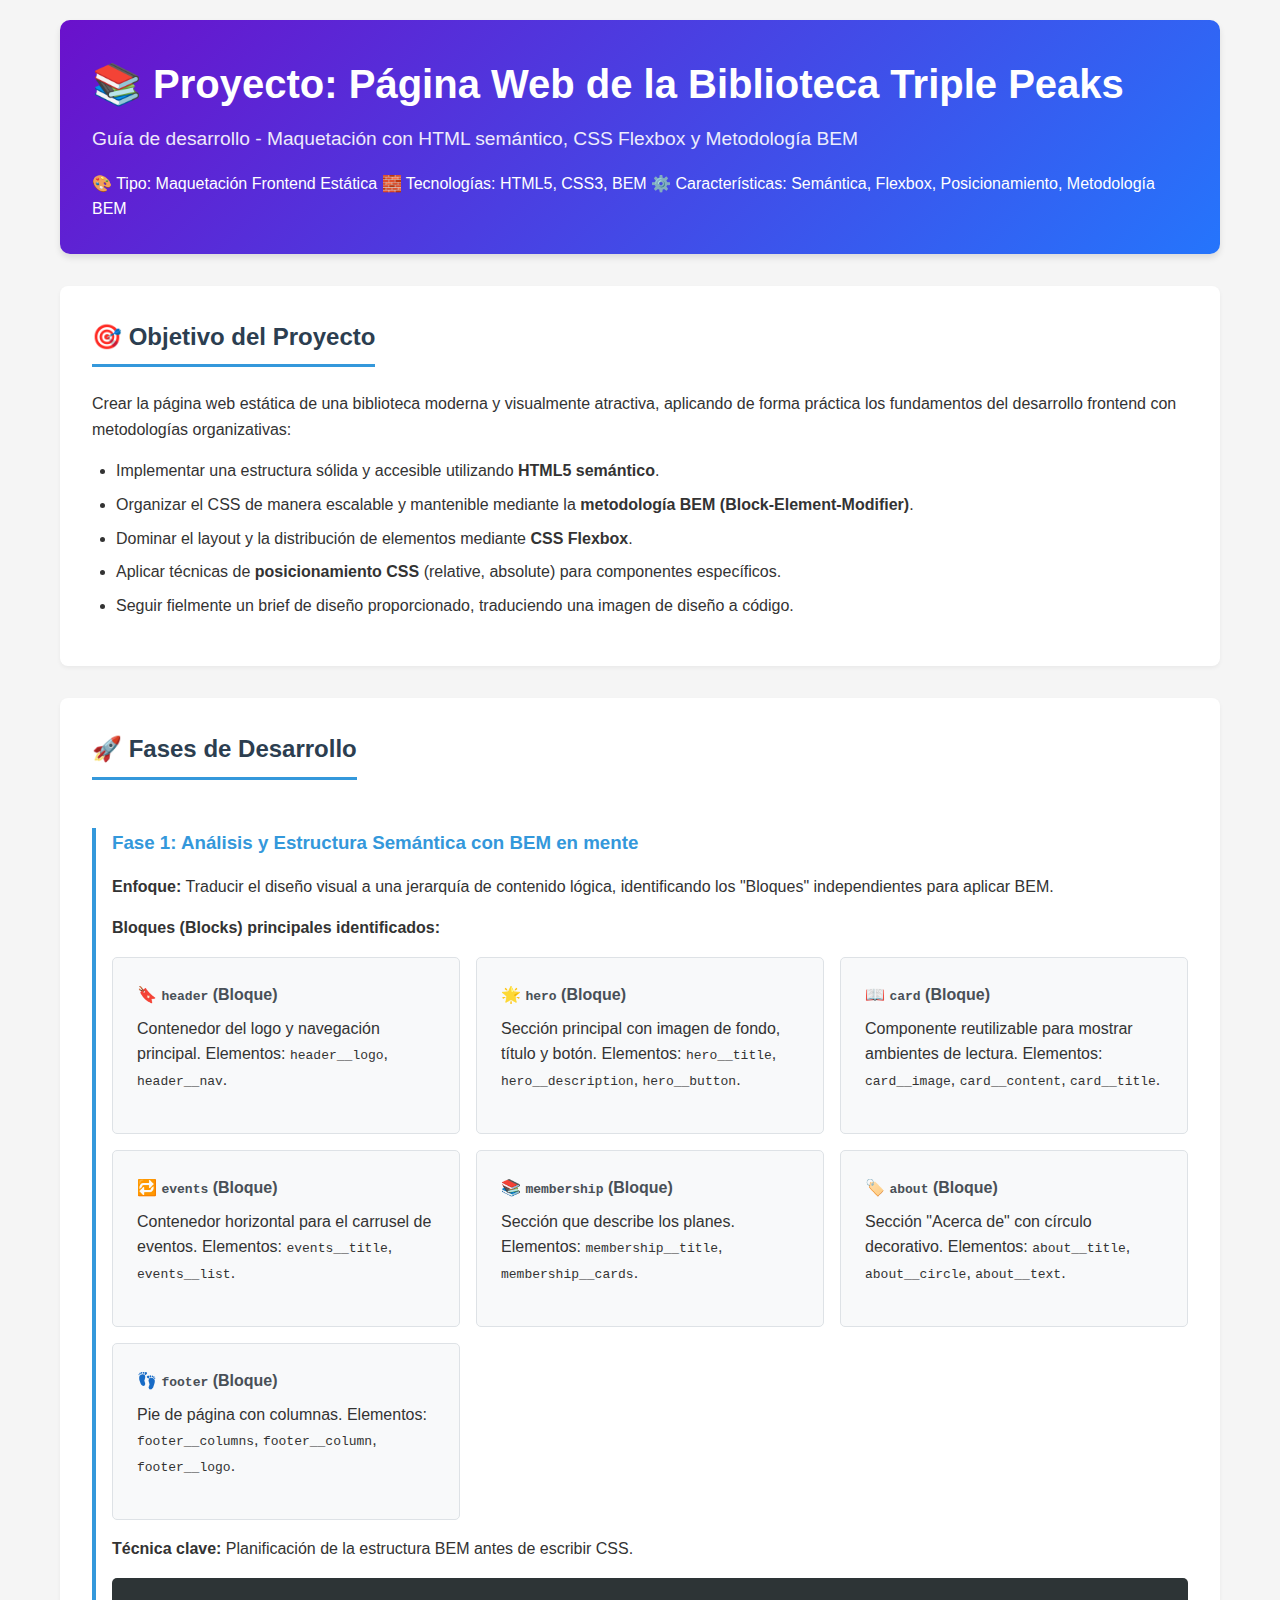
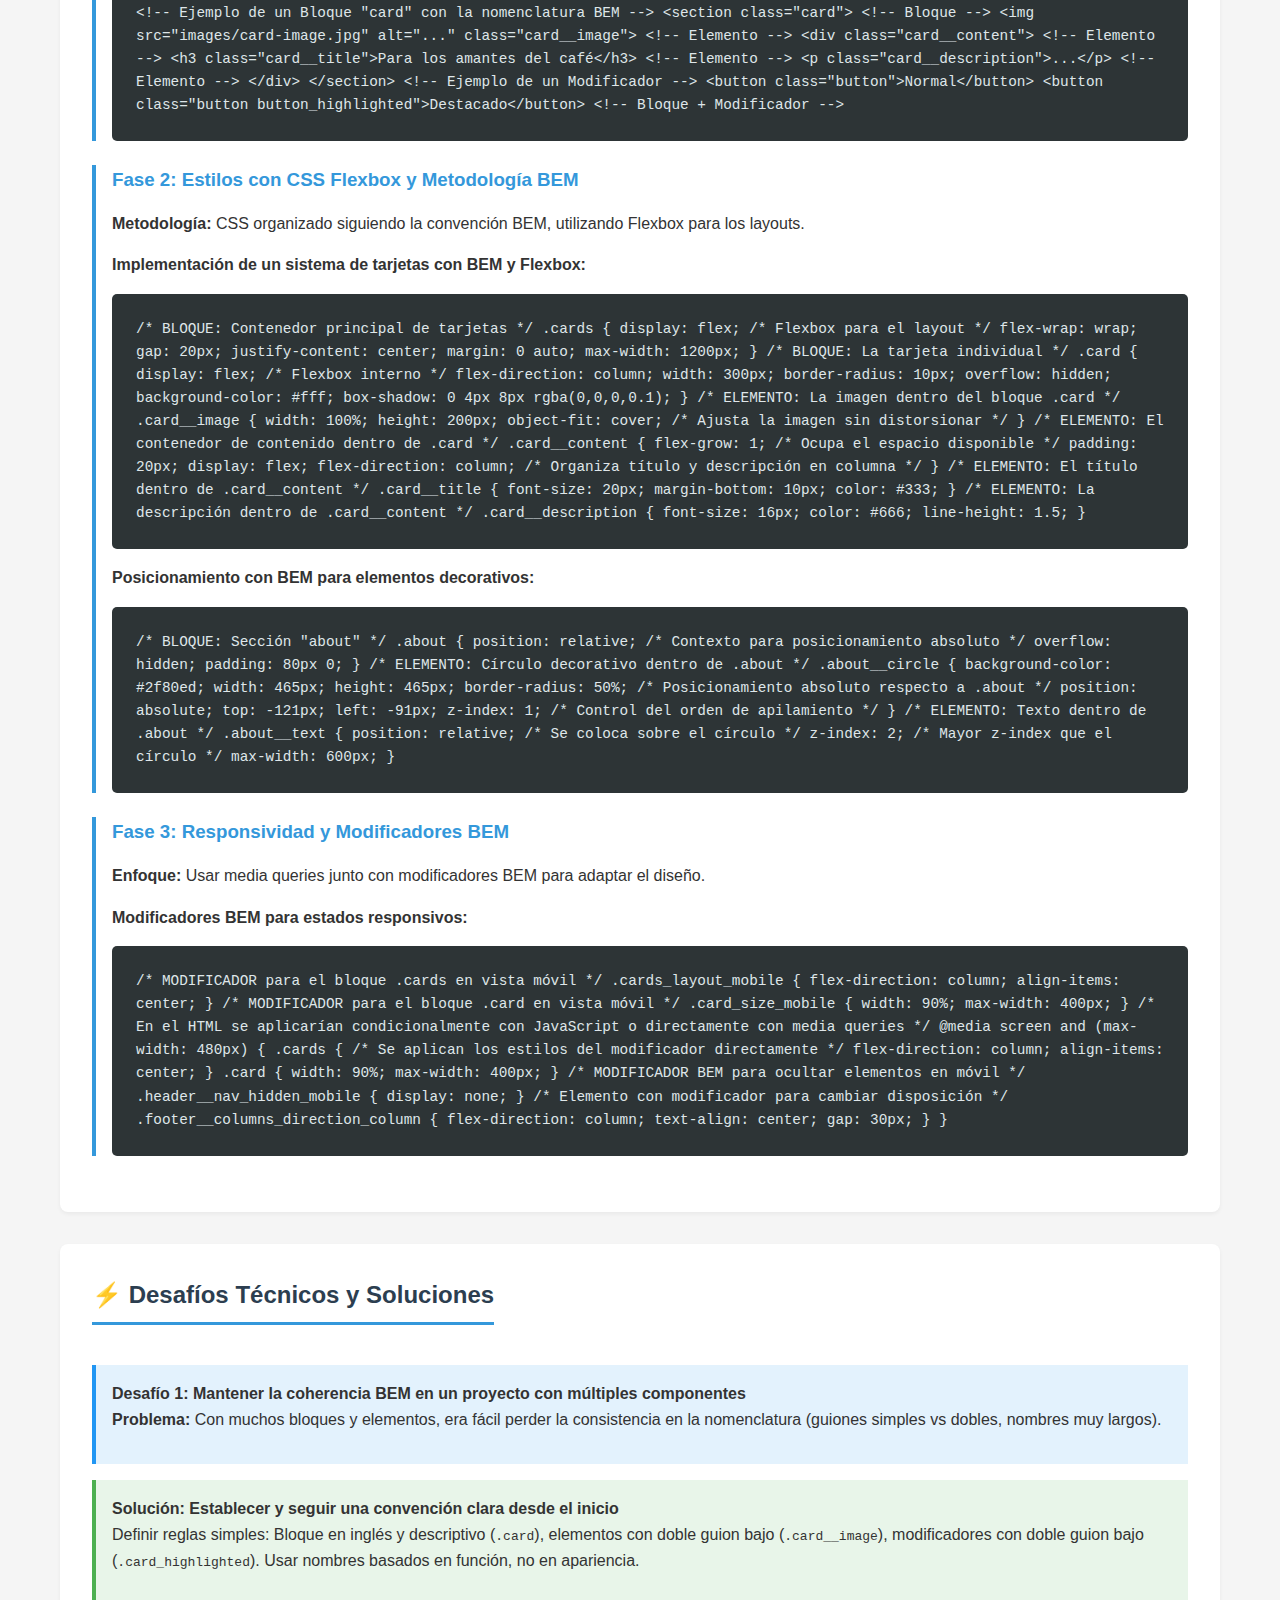
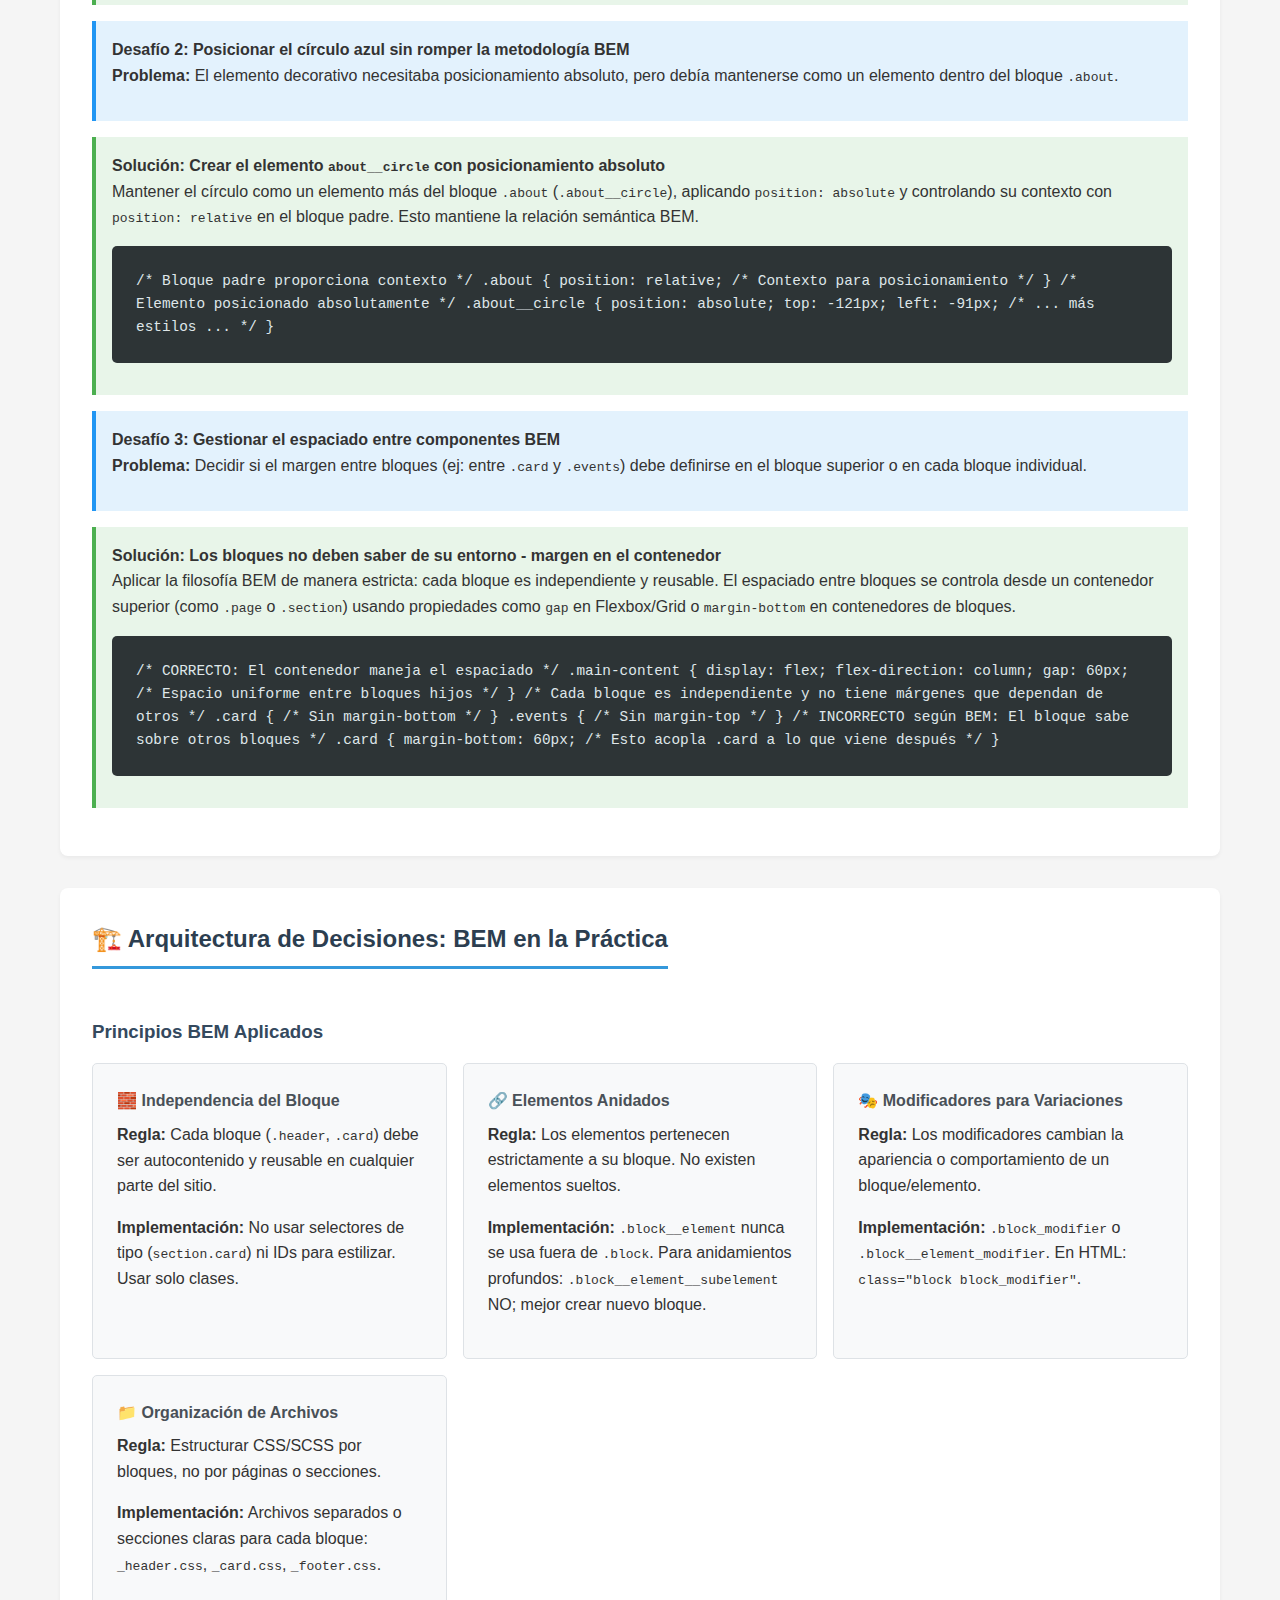
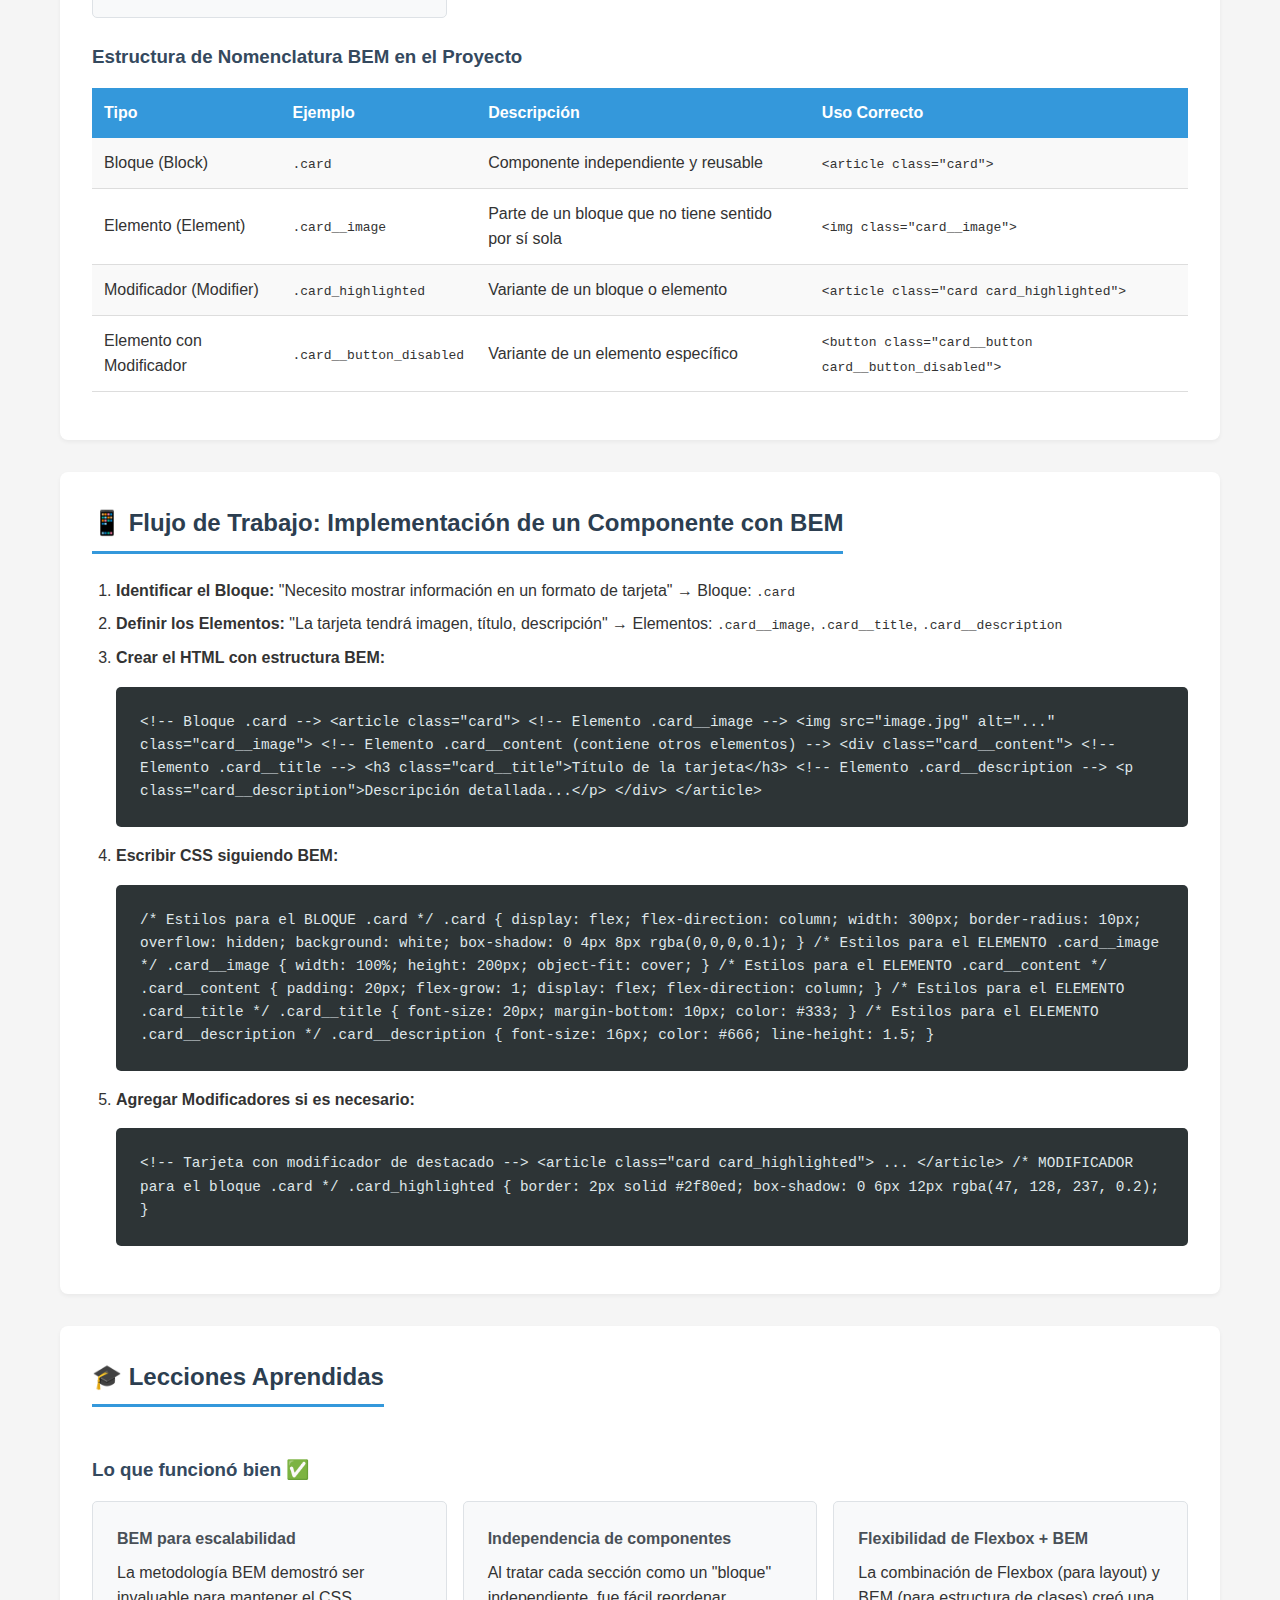
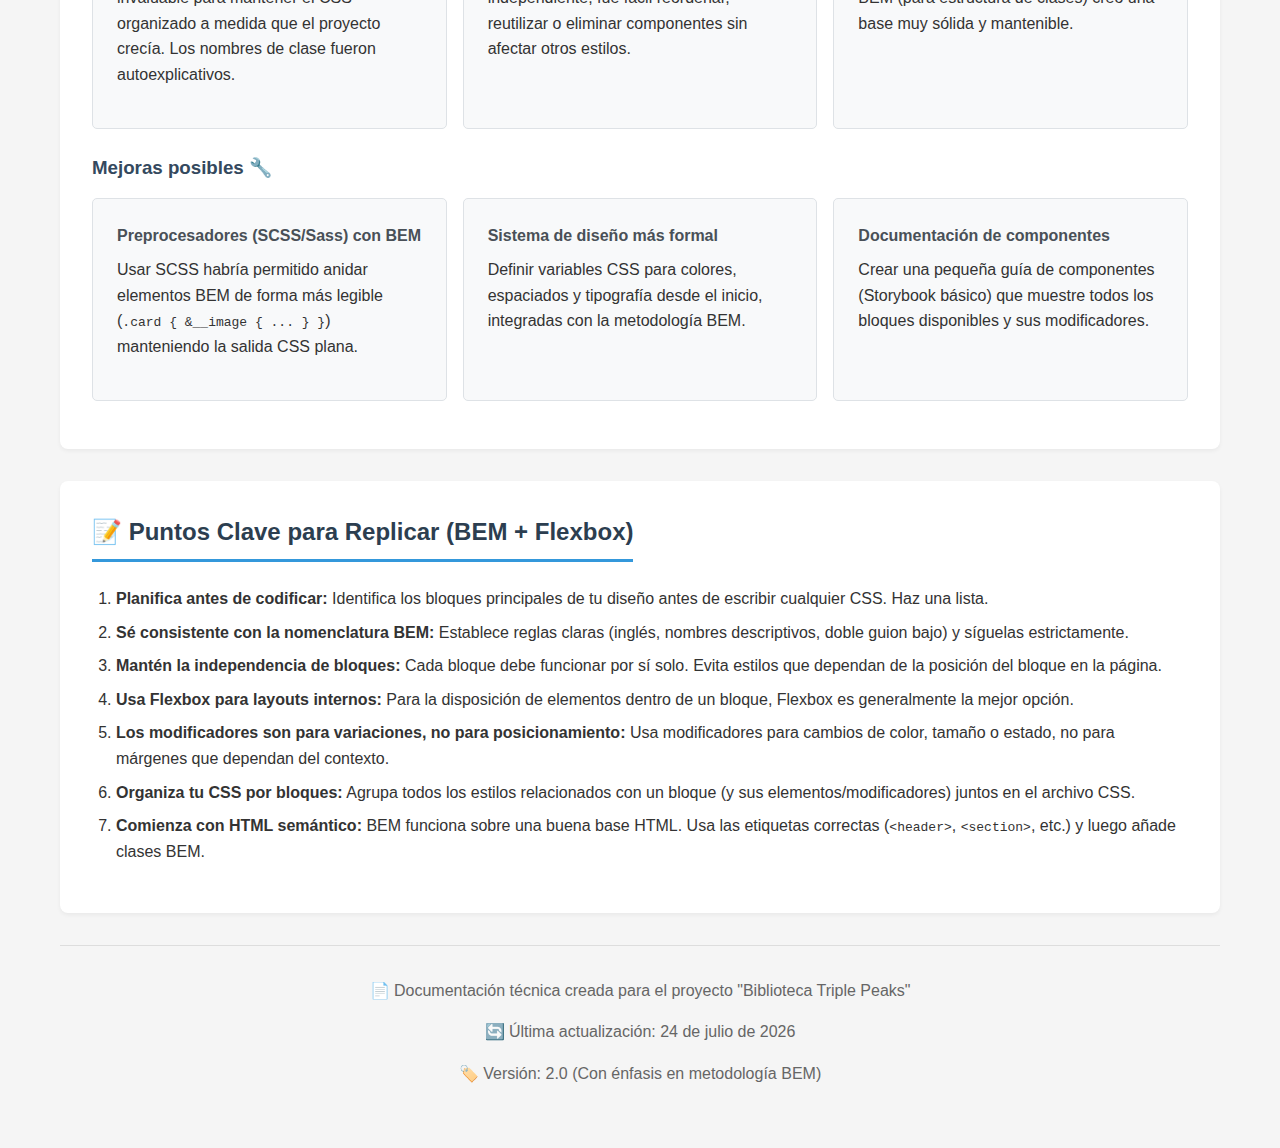
<file: biblioteca/index.html>
<!DOCTYPE html>
<html lang="es">
<head>
    <meta charset="UTF-8">
    <meta name="viewport" content="width=device-width, initial-scale=1.0">
    <title>Documentación: Biblioteca Triple Peaks</title>
    <link rel="stylesheet" href="../css/index.css">
</head>
<body>
    <header>
        <h1>📚 Proyecto: Página Web de la Biblioteca Triple Peaks</h1>
        <p class="subtitle">Guía de desarrollo - Maquetación con HTML semántico, CSS Flexbox y Metodología BEM</p>
        <div class="metadata">
            <span class="tag">🎨 Tipo: Maquetación Frontend Estática</span>
            <span class="tag">🧱 Tecnologías: HTML5, CSS3, BEM</span>
            <span class="tag">⚙️ Características: Semántica, Flexbox, Posicionamiento, Metodología BEM</span>
        </div>
    </header>

    <section>
        <h2>🎯 Objetivo del Proyecto</h2>
        <p>Crear la página web estática de una biblioteca moderna y visualmente atractiva, aplicando de forma práctica los fundamentos del desarrollo frontend con metodologías organizativas:</p>
        <ul>
            <li>Implementar una estructura sólida y accesible utilizando <strong>HTML5 semántico</strong>.</li>
            <li>Organizar el CSS de manera escalable y mantenible mediante la <strong>metodología BEM (Block-Element-Modifier)</strong>.</li>
            <li>Dominar el layout y la distribución de elementos mediante <strong>CSS Flexbox</strong>.</li>
            <li>Aplicar técnicas de <strong>posicionamiento CSS</strong> (relative, absolute) para componentes específicos.</li>
            <li>Seguir fielmente un brief de diseño proporcionado, traduciendo una imagen de diseño a código.</li>
        </ul>
    </section>

    <section>
        <h2>🚀 Fases de Desarrollo</h2>
        
        <div class="phase">
            <h3>Fase 1: Análisis y Estructura Semántica con BEM en mente</h3>
            <p><strong>Enfoque:</strong> Traducir el diseño visual a una jerarquía de contenido lógica, identificando los "Bloques" independientes para aplicar BEM.</p>
            <p><strong>Bloques (Blocks) principales identificados:</strong></p>
            <div class="grid">
                <div class="card">
                    <h4>🔖 <code>header</code> (Bloque)</h4>
                    <p>Contenedor del logo y navegación principal. Elementos: <code>header__logo</code>, <code>header__nav</code>.</p>
                </div>
                <div class="card">
                    <h4>🌟 <code>hero</code> (Bloque)</h4>
                    <p>Sección principal con imagen de fondo, título y botón. Elementos: <code>hero__title</code>, <code>hero__description</code>, <code>hero__button</code>.</p>
                </div>
                <div class="card">
                    <h4>📖 <code>card</code> (Bloque)</h4>
                    <p>Componente reutilizable para mostrar ambientes de lectura. Elementos: <code>card__image</code>, <code>card__content</code>, <code>card__title</code>.</p>
                </div>
                <div class="card">
                    <h4>🔁 <code>events</code> (Bloque)</h4>
                    <p>Contenedor horizontal para el carrusel de eventos. Elementos: <code>events__title</code>, <code>events__list</code>.</p>
                </div>
                <div class="card">
                    <h4>📚 <code>membership</code> (Bloque)</h4>
                    <p>Sección que describe los planes. Elementos: <code>membership__title</code>, <code>membership__cards</code>.</p>
                </div>
                <div class="card">
                    <h4>🏷️ <code>about</code> (Bloque)</h4>
                    <p>Sección "Acerca de" con círculo decorativo. Elementos: <code>about__title</code>, <code>about__circle</code>, <code>about__text</code>.</p>
                </div>
                <div class="card">
                    <h4>👣 <code>footer</code> (Bloque)</h4>
                    <p>Pie de página con columnas. Elementos: <code>footer__columns</code>, <code>footer__column</code>, <code>footer__logo</code>.</p>
                </div>
            </div>
            
            <p><strong>Técnica clave:</strong> Planificación de la estructura BEM antes de escribir CSS.</p>
            <div class="code-block">
&lt;!-- Ejemplo de un Bloque "card" con la nomenclatura BEM --&gt;
&lt;section class="card"&gt; &lt;!-- Bloque --&gt;
  &lt;img src="images/card-image.jpg" alt="..." class="card__image"&gt; &lt;!-- Elemento --&gt;
  &lt;div class="card__content"&gt; &lt;!-- Elemento --&gt;
    &lt;h3 class="card__title"&gt;Para los amantes del café&lt;/h3&gt; &lt;!-- Elemento --&gt;
    &lt;p class="card__description"&gt;...&lt;/p&gt; &lt;!-- Elemento --&gt;
  &lt;/div&gt;
&lt;/section&gt;

&lt;!-- Ejemplo de un Modificador --&gt;
&lt;button class="button"&gt;Normal&lt;/button&gt;
&lt;button class="button button_highlighted"&gt;Destacado&lt;/button&gt; &lt;!-- Bloque + Modificador --&gt;
            </div>
        </div>

        <div class="phase">
            <h3>Fase 2: Estilos con CSS Flexbox y Metodología BEM</h3>
            <p><strong>Metodología:</strong> CSS organizado siguiendo la convención BEM, utilizando Flexbox para los layouts.</p>
            
            <p><strong>Implementación de un sistema de tarjetas con BEM y Flexbox:</strong></p>
            <div class="code-block">
/* BLOQUE: Contenedor principal de tarjetas */
.cards {
  display: flex;           /* Flexbox para el layout */
  flex-wrap: wrap;
  gap: 20px;
  justify-content: center;
  margin: 0 auto;
  max-width: 1200px;
}

/* BLOQUE: La tarjeta individual */
.card {
  display: flex;           /* Flexbox interno */
  flex-direction: column;
  width: 300px;
  border-radius: 10px;
  overflow: hidden;
  background-color: #fff;
  box-shadow: 0 4px 8px rgba(0,0,0,0.1);
}

/* ELEMENTO: La imagen dentro del bloque .card */
.card__image {
  width: 100%;
  height: 200px;
  object-fit: cover;      /* Ajusta la imagen sin distorsionar */
}

/* ELEMENTO: El contenedor de contenido dentro de .card */
.card__content {
  flex-grow: 1;           /* Ocupa el espacio disponible */
  padding: 20px;
  display: flex;
  flex-direction: column; /* Organiza título y descripción en columna */
}

/* ELEMENTO: El título dentro de .card__content */
.card__title {
  font-size: 20px;
  margin-bottom: 10px;
  color: #333;
}

/* ELEMENTO: La descripción dentro de .card__content */
.card__description {
  font-size: 16px;
  color: #666;
  line-height: 1.5;
}
            </div>
            
            <p><strong>Posicionamiento con BEM para elementos decorativos:</strong></p>
            <div class="code-block">
/* BLOQUE: Sección "about" */
.about {
  position: relative;      /* Contexto para posicionamiento absoluto */
  overflow: hidden;
  padding: 80px 0;
}

/* ELEMENTO: Círculo decorativo dentro de .about */
.about__circle {
  background-color: #2f80ed;
  width: 465px;
  height: 465px;
  border-radius: 50%;

  /* Posicionamiento absoluto respecto a .about */
  position: absolute;
  top: -121px;
  left: -91px;
  z-index: 1;             /* Control del orden de apilamiento */
}

/* ELEMENTO: Texto dentro de .about */
.about__text {
  position: relative;     /* Se coloca sobre el círculo */
  z-index: 2;            /* Mayor z-index que el círculo */
  max-width: 600px;
}
            </div>
        </div>

        <div class="phase">
            <h3>Fase 3: Responsividad y Modificadores BEM</h3>
            
            <p><strong>Enfoque:</strong> Usar media queries junto con modificadores BEM para adaptar el diseño.</p>
            
            <p><strong>Modificadores BEM para estados responsivos:</strong></p>
            <div class="code-block">
/* MODIFICADOR para el bloque .cards en vista móvil */
.cards_layout_mobile {
  flex-direction: column;
  align-items: center;
}

/* MODIFICADOR para el bloque .card en vista móvil */
.card_size_mobile {
  width: 90%;
  max-width: 400px;
}

/* En el HTML se aplicarían condicionalmente con JavaScript o directamente con media queries */
@media screen and (max-width: 480px) {
  .cards {
    /* Se aplican los estilos del modificador directamente */
    flex-direction: column;
    align-items: center;
  }
  
  .card {
    width: 90%;
    max-width: 400px;
  }
  
  /* MODIFICADOR BEM para ocultar elementos en móvil */
  .header__nav_hidden_mobile {
    display: none;
  }
  
  /* Elemento con modificador para cambiar disposición */
  .footer__columns_direction_column {
    flex-direction: column;
    text-align: center;
    gap: 30px;
  }
}
            </div>
        </div>
    </section>

    <section>
        <h2>⚡ Desafíos Técnicos y Soluciones</h2>
        
        <div class="challenge">
            <h4>Desafío 1: Mantener la coherencia BEM en un proyecto con múltiples componentes</h4>
            <p><strong>Problema:</strong> Con muchos bloques y elementos, era fácil perder la consistencia en la nomenclatura (guiones simples vs dobles, nombres muy largos).</p>
        </div>
        <div class="solution">
            <h4>Solución: Establecer y seguir una convención clara desde el inicio</h4>
            <p>Definir reglas simples: Bloque en inglés y descriptivo (<code>.card</code>), elementos con doble guion bajo (<code>.card__image</code>), modificadores con doble guion bajo (<code>.card_highlighted</code>). Usar nombres basados en función, no en apariencia.</p>
        </div>
        
        <div class="challenge">
            <h4>Desafío 2: Posicionar el círculo azul sin romper la metodología BEM</h4>
            <p><strong>Problema:</strong> El elemento decorativo necesitaba posicionamiento absoluto, pero debía mantenerse como un elemento dentro del bloque <code>.about</code>.</p>
        </div>
        <div class="solution">
            <h4>Solución: Crear el elemento <code>about__circle</code> con posicionamiento absoluto</h4>
            <p>Mantener el círculo como un elemento más del bloque <code>.about</code> (<code>.about__circle</code>), aplicando <code>position: absolute</code> y controlando su contexto con <code>position: relative</code> en el bloque padre. Esto mantiene la relación semántica BEM.</p>
            <div class="code-block">
/* Bloque padre proporciona contexto */
.about {
  position: relative; /* Contexto para posicionamiento */
}

/* Elemento posicionado absolutamente */
.about__circle {
  position: absolute;
  top: -121px;
  left: -91px;
  /* ... más estilos ... */
}
            </div>
        </div>
        
        <div class="challenge">
            <h4>Desafío 3: Gestionar el espaciado entre componentes BEM</h4>
            <p><strong>Problema:</strong> Decidir si el margen entre bloques (ej: entre <code>.card</code> y <code>.events</code>) debe definirse en el bloque superior o en cada bloque individual.</p>
        </div>
        <div class="solution">
            <h4>Solución: Los bloques no deben saber de su entorno - margen en el contenedor</h4>
            <p>Aplicar la filosofía BEM de manera estricta: cada bloque es independiente y reusable. El espaciado entre bloques se controla desde un contenedor superior (como <code>.page</code> o <code>.section</code>) usando propiedades como <code>gap</code> en Flexbox/Grid o <code>margin-bottom</code> en contenedores de bloques.</p>
            <div class="code-block">
/* CORRECTO: El contenedor maneja el espaciado */
.main-content {
  display: flex;
  flex-direction: column;
  gap: 60px; /* Espacio uniforme entre bloques hijos */
}

/* Cada bloque es independiente y no tiene márgenes que dependan de otros */
.card { /* Sin margin-bottom */ }
.events { /* Sin margin-top */ }

/* INCORRECTO según BEM: El bloque sabe sobre otros bloques */
.card {
  margin-bottom: 60px; /* Esto acopla .card a lo que viene después */
}
            </div>
        </div>
    </section>

    <section>
        <h2>🏗️ Arquitectura de Decisiones: BEM en la Práctica</h2>
        
        <h3>Principios BEM Aplicados</h3>
        <div class="grid">
            <div class="card">
                <h4>🧱 Independencia del Bloque</h4>
                <p><strong>Regla:</strong> Cada bloque (<code>.header</code>, <code>.card</code>) debe ser autocontenido y reusable en cualquier parte del sitio.</p>
                <p><strong>Implementación:</strong> No usar selectores de tipo (<code>section.card</code>) ni IDs para estilizar. Usar solo clases.</p>
            </div>
            <div class="card">
                <h4>🔗 Elementos Anidados</h4>
                <p><strong>Regla:</strong> Los elementos pertenecen estrictamente a su bloque. No existen elementos sueltos.</p>
                <p><strong>Implementación:</strong> <code>.block__element</code> nunca se usa fuera de <code>.block</code>. Para anidamientos profundos: <code>.block__element__subelement</code> NO; mejor crear nuevo bloque.</p>
            </div>
            <div class="card">
                <h4>🎭 Modificadores para Variaciones</h4>
                <p><strong>Regla:</strong> Los modificadores cambian la apariencia o comportamiento de un bloque/elemento.</p>
                <p><strong>Implementación:</strong> <code>.block_modifier</code> o <code>.block__element_modifier</code>. En HTML: <code>class="block block_modifier"</code>.</p>
            </div>
            <div class="card">
                <h4>📁 Organización de Archivos</h4>
                <p><strong>Regla:</strong> Estructurar CSS/SCSS por bloques, no por páginas o secciones.</p>
                <p><strong>Implementación:</strong> Archivos separados o secciones claras para cada bloque: <code>_header.css</code>, <code>_card.css</code>, <code>_footer.css</code>.</p>
            </div>
        </div>
        
        <h3>Estructura de Nomenclatura BEM en el Proyecto</h3>
        <table>
            <tr>
                <th>Tipo</th>
                <th>Ejemplo</th>
                <th>Descripción</th>
                <th>Uso Correcto</th>
            </tr>
            <tr>
                <td>Bloque (Block)</td>
                <td><code>.card</code></td>
                <td>Componente independiente y reusable</td>
                <td><code>&lt;article class="card"&gt;</code></td>
            </tr>
            <tr>
                <td>Elemento (Element)</td>
                <td><code>.card__image</code></td>
                <td>Parte de un bloque que no tiene sentido por sí sola</td>
                <td><code>&lt;img class="card__image"&gt;</code></td>
            </tr>
            <tr>
                <td>Modificador (Modifier)</td>
                <td><code>.card_highlighted</code></td>
                <td>Variante de un bloque o elemento</td>
                <td><code>&lt;article class="card card_highlighted"&gt;</code></td>
            </tr>
            <tr>
                <td>Elemento con Modificador</td>
                <td><code>.card__button_disabled</code></td>
                <td>Variante de un elemento específico</td>
                <td><code>&lt;button class="card__button card__button_disabled"&gt;</code></td>
            </tr>
        </table>
    </section>

    <section>
        <h2>📱 Flujo de Trabajo: Implementación de un Componente con BEM</h2>
        
        <ol>
            <li><strong>Identificar el Bloque:</strong> "Necesito mostrar información en un formato de tarjeta" → Bloque: <code>.card</code></li>
            <li><strong>Definir los Elementos:</strong> "La tarjeta tendrá imagen, título, descripción" → Elementos: <code>.card__image</code>, <code>.card__title</code>, <code>.card__description</code></li>
            <li><strong>Crear el HTML con estructura BEM:</strong>
                <div class="code-block">
&lt;!-- Bloque .card --&gt;
&lt;article class="card"&gt;
  &lt;!-- Elemento .card__image --&gt;
  &lt;img src="image.jpg" alt="..." class="card__image"&gt;
  
  &lt;!-- Elemento .card__content (contiene otros elementos) --&gt;
  &lt;div class="card__content"&gt;
    &lt;!-- Elemento .card__title --&gt;
    &lt;h3 class="card__title"&gt;Título de la tarjeta&lt;/h3&gt;
    
    &lt;!-- Elemento .card__description --&gt;
    &lt;p class="card__description"&gt;Descripción detallada...&lt;/p&gt;
  &lt;/div&gt;
&lt;/article&gt;
                </div>
            </li>
            <li><strong>Escribir CSS siguiendo BEM:</strong>
                <div class="code-block">
/* Estilos para el BLOQUE .card */
.card {
  display: flex;
  flex-direction: column;
  width: 300px;
  border-radius: 10px;
  overflow: hidden;
  background: white;
  box-shadow: 0 4px 8px rgba(0,0,0,0.1);
}

/* Estilos para el ELEMENTO .card__image */
.card__image {
  width: 100%;
  height: 200px;
  object-fit: cover;
}

/* Estilos para el ELEMENTO .card__content */
.card__content {
  padding: 20px;
  flex-grow: 1;
  display: flex;
  flex-direction: column;
}

/* Estilos para el ELEMENTO .card__title */
.card__title {
  font-size: 20px;
  margin-bottom: 10px;
  color: #333;
}

/* Estilos para el ELEMENTO .card__description */
.card__description {
  font-size: 16px;
  color: #666;
  line-height: 1.5;
}
                </div>
            </li>
            <li><strong>Agregar Modificadores si es necesario:</strong>
                <div class="code-block">
&lt;!-- Tarjeta con modificador de destacado --&gt;
&lt;article class="card card_highlighted"&gt;
  ...
&lt;/article&gt;

/* MODIFICADOR para el bloque .card */
.card_highlighted {
  border: 2px solid #2f80ed;
  box-shadow: 0 6px 12px rgba(47, 128, 237, 0.2);
}
                </div>
            </li>
        </ol>
    </section>

    <section>
        <h2>🎓 Lecciones Aprendidas</h2>
        
        <h3>Lo que funcionó bien ✅</h3>
        <div class="grid">
            <div class="card">
                <h4>BEM para escalabilidad</h4>
                <p>La metodología BEM demostró ser invaluable para mantener el CSS organizado a medida que el proyecto crecía. Los nombres de clase fueron autoexplicativos.</p>
            </div>
            <div class="card">
                <h4>Independencia de componentes</h4>
                <p>Al tratar cada sección como un "bloque" independiente, fue fácil reordenar, reutilizar o eliminar componentes sin afectar otros estilos.</p>
            </div>
            <div class="card">
                <h4>Flexibilidad de Flexbox + BEM</h4>
                <p>La combinación de Flexbox (para layout) y BEM (para estructura de clases) creó una base muy sólida y mantenible.</p>
            </div>
        </div>
        
        <h3>Mejoras posibles 🔧</h3>
        <div class="grid">
            <div class="card">
                <h4>Preprocesadores (SCSS/Sass) con BEM</h4>
                <p>Usar SCSS habría permitido anidar elementos BEM de forma más legible (<code>.card { &__image { ... } }</code>) manteniendo la salida CSS plana.</p>
            </div>
            <div class="card">
                <h4>Sistema de diseño más formal</h4>
                <p>Definir variables CSS para colores, espaciados y tipografía desde el inicio, integradas con la metodología BEM.</p>
            </div>
            <div class="card">
                <h4>Documentación de componentes</h4>
                <p>Crear una pequeña guía de componentes (Storybook básico) que muestre todos los bloques disponibles y sus modificadores.</p>
            </div>
        </div>
    </section>

    <section>
        <h2>📝 Puntos Clave para Replicar (BEM + Flexbox)</h2>
        
        <ol>
            <li><strong>Planifica antes de codificar:</strong> Identifica los bloques principales de tu diseño antes de escribir cualquier CSS. Haz una lista.</li>
            <li><strong>Sé consistente con la nomenclatura BEM:</strong> Establece reglas claras (inglés, nombres descriptivos, doble guion bajo) y síguelas estrictamente.</li>
            <li><strong>Mantén la independencia de bloques:</strong> Cada bloque debe funcionar por sí solo. Evita estilos que dependan de la posición del bloque en la página.</li>
            <li><strong>Usa Flexbox para layouts internos:</strong> Para la disposición de elementos dentro de un bloque, Flexbox es generalmente la mejor opción.</li>
            <li><strong>Los modificadores son para variaciones, no para posicionamiento:</strong> Usa modificadores para cambios de color, tamaño o estado, no para márgenes que dependan del contexto.</li>
            <li><strong>Organiza tu CSS por bloques:</strong> Agrupa todos los estilos relacionados con un bloque (y sus elementos/modificadores) juntos en el archivo CSS.</li>
            <li><strong>Comienza con HTML semántico:</strong> BEM funciona sobre una buena base HTML. Usa las etiquetas correctas (<code>&lt;header&gt;</code>, <code>&lt;section&gt;</code>, etc.) y luego añade clases BEM.</li>
        </ol>
    </section>

    <footer>
        <p>📄 Documentación técnica creada para el proyecto "Biblioteca Triple Peaks"</p>
        <p>🔄 Última actualización: <span id="current-date"></span></p>
        <p>🏷️ Versión: 2.0 (Con énfasis en metodología BEM)</p>
    </footer>

    <script>
        // Fecha actual automática
        document.getElementById('current-date').textContent = new Date().toLocaleDateString('es-ES', {
            year: 'numeric',
            month: 'long',
            day: 'numeric'
        });
        
        // Efecto de scroll suave para anclas
        document.querySelectorAll('a[href^="#"]').forEach(anchor => {
            anchor.addEventListener('click', function(e) {
                e.preventDefault();
                const targetId = this.getAttribute('href');
                if (targetId.startsWith('#')) {
                    const targetElement = document.querySelector(targetId);
                    if (targetElement) {
                        targetElement.scrollIntoView({
                            behavior: 'smooth'
                        });
                    }
                }
            });
        });
        
        // Resaltar bloques de código al hacer clic (para copiar)
        document.querySelectorAll('.code-block').forEach(block => {
            block.addEventListener('click', function() {
                const range = document.createRange();
                range.selectNodeContents(this);
                const selection = window.getSelection();
                selection.removeAllRanges();
                selection.addRange(range);
                
                // Feedback visual temporal
                const originalBackground = this.style.backgroundColor;
                this.style.backgroundColor = '#e3f2fd';
                setTimeout(() => {
                    this.style.backgroundColor = originalBackground;
                }, 300);
            });
        });
    </script>
</body>
</html>
</file>
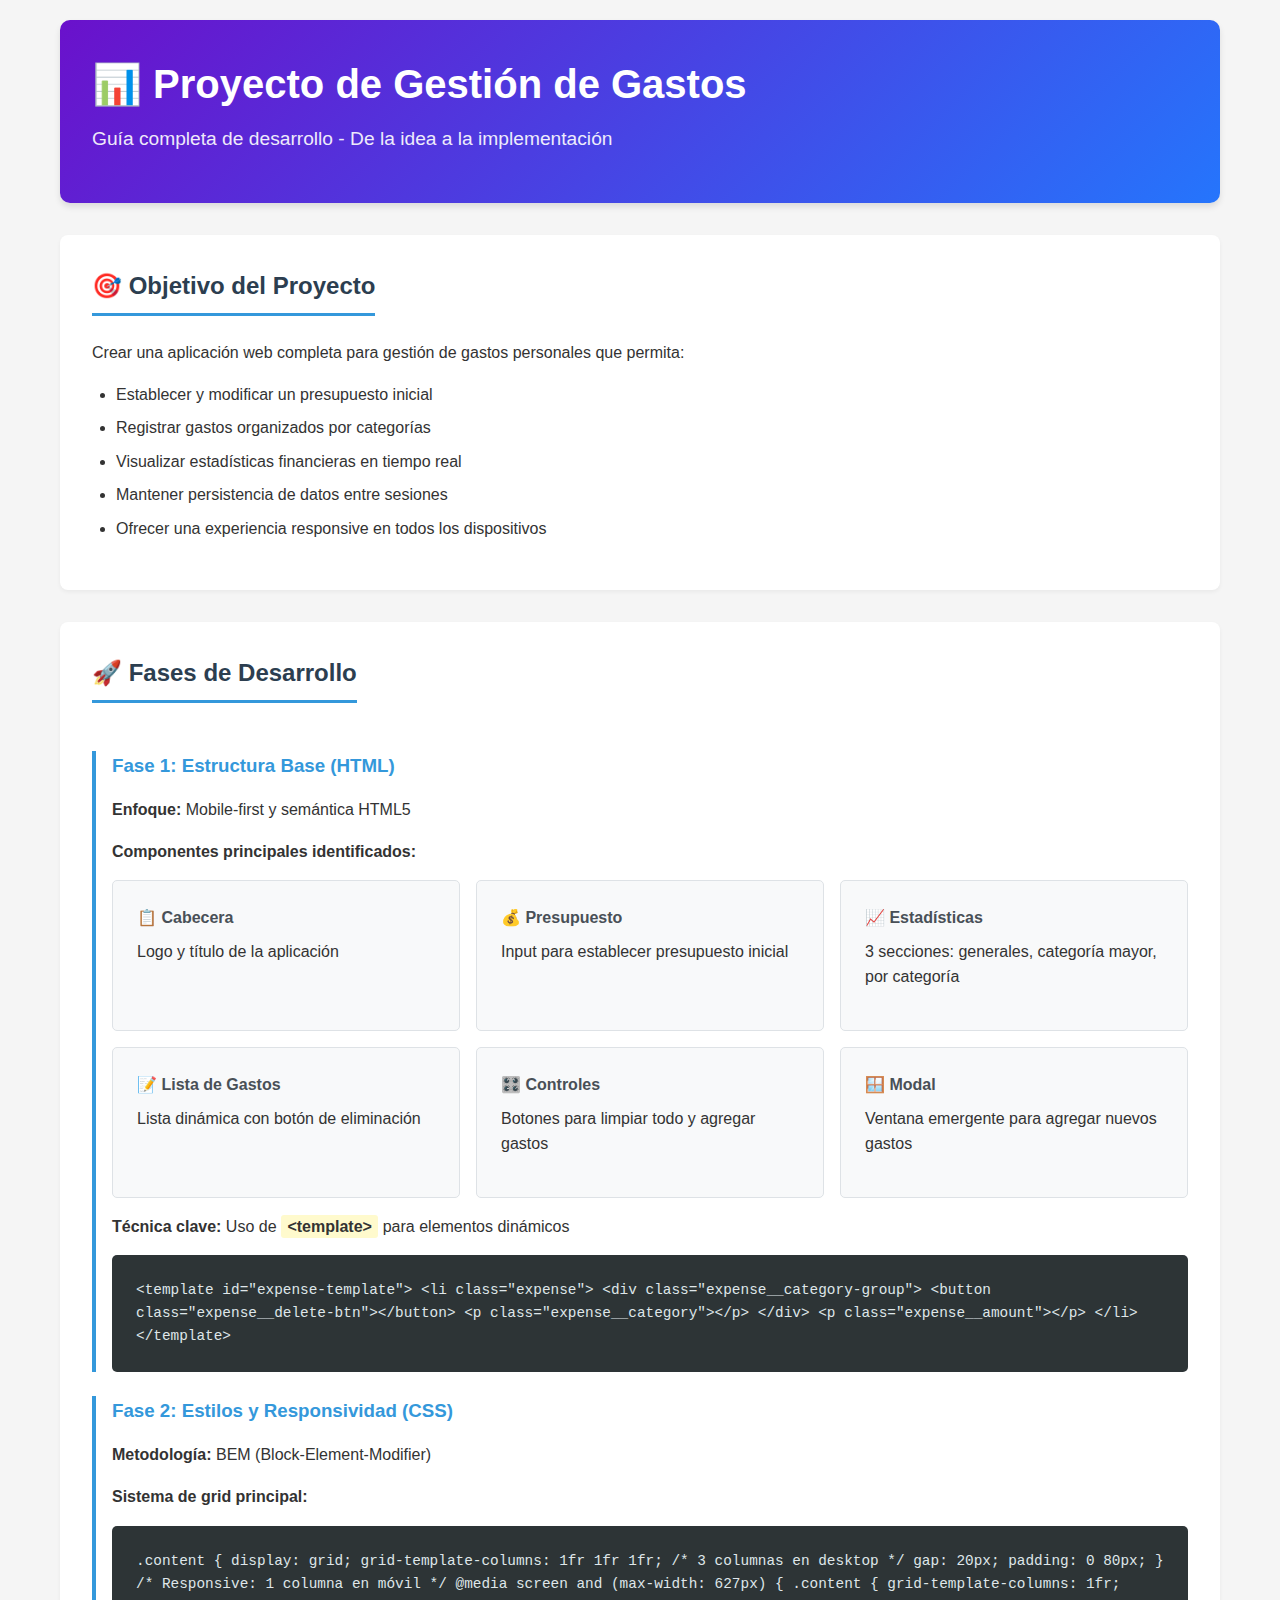
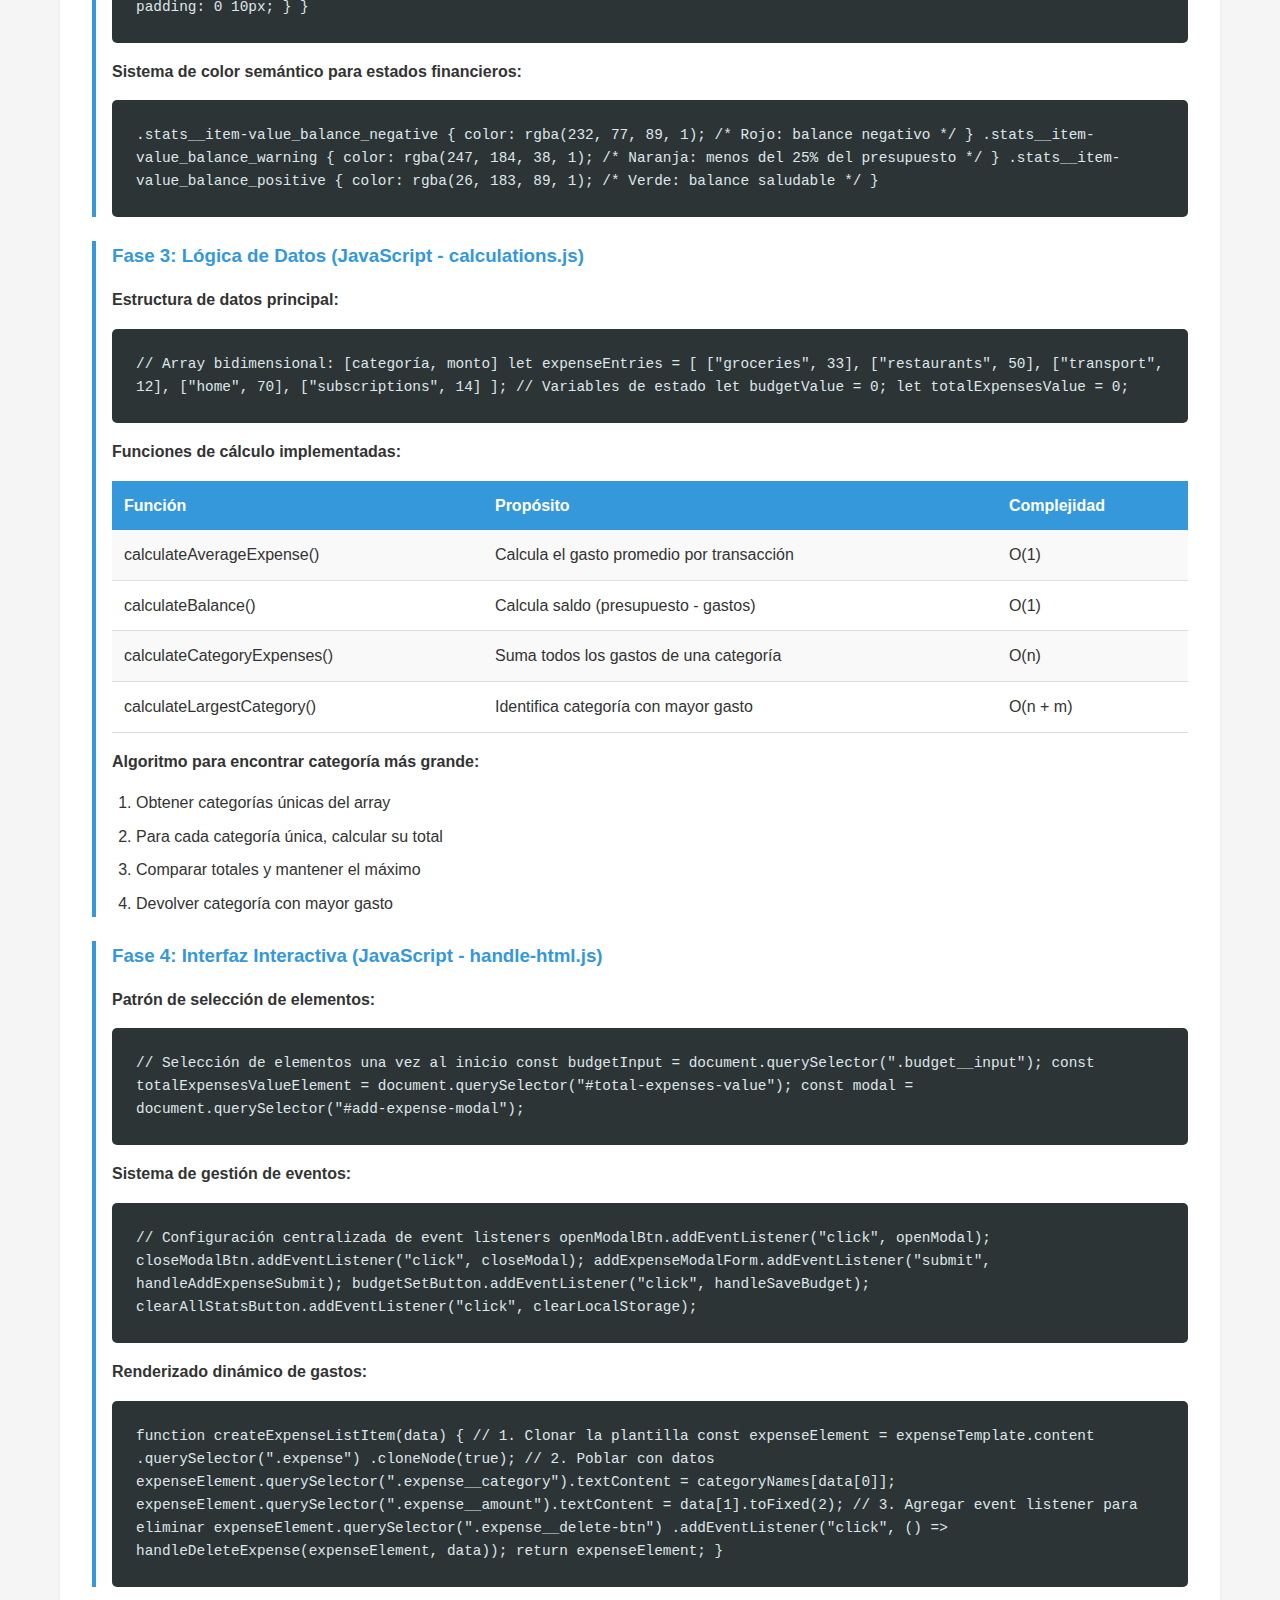
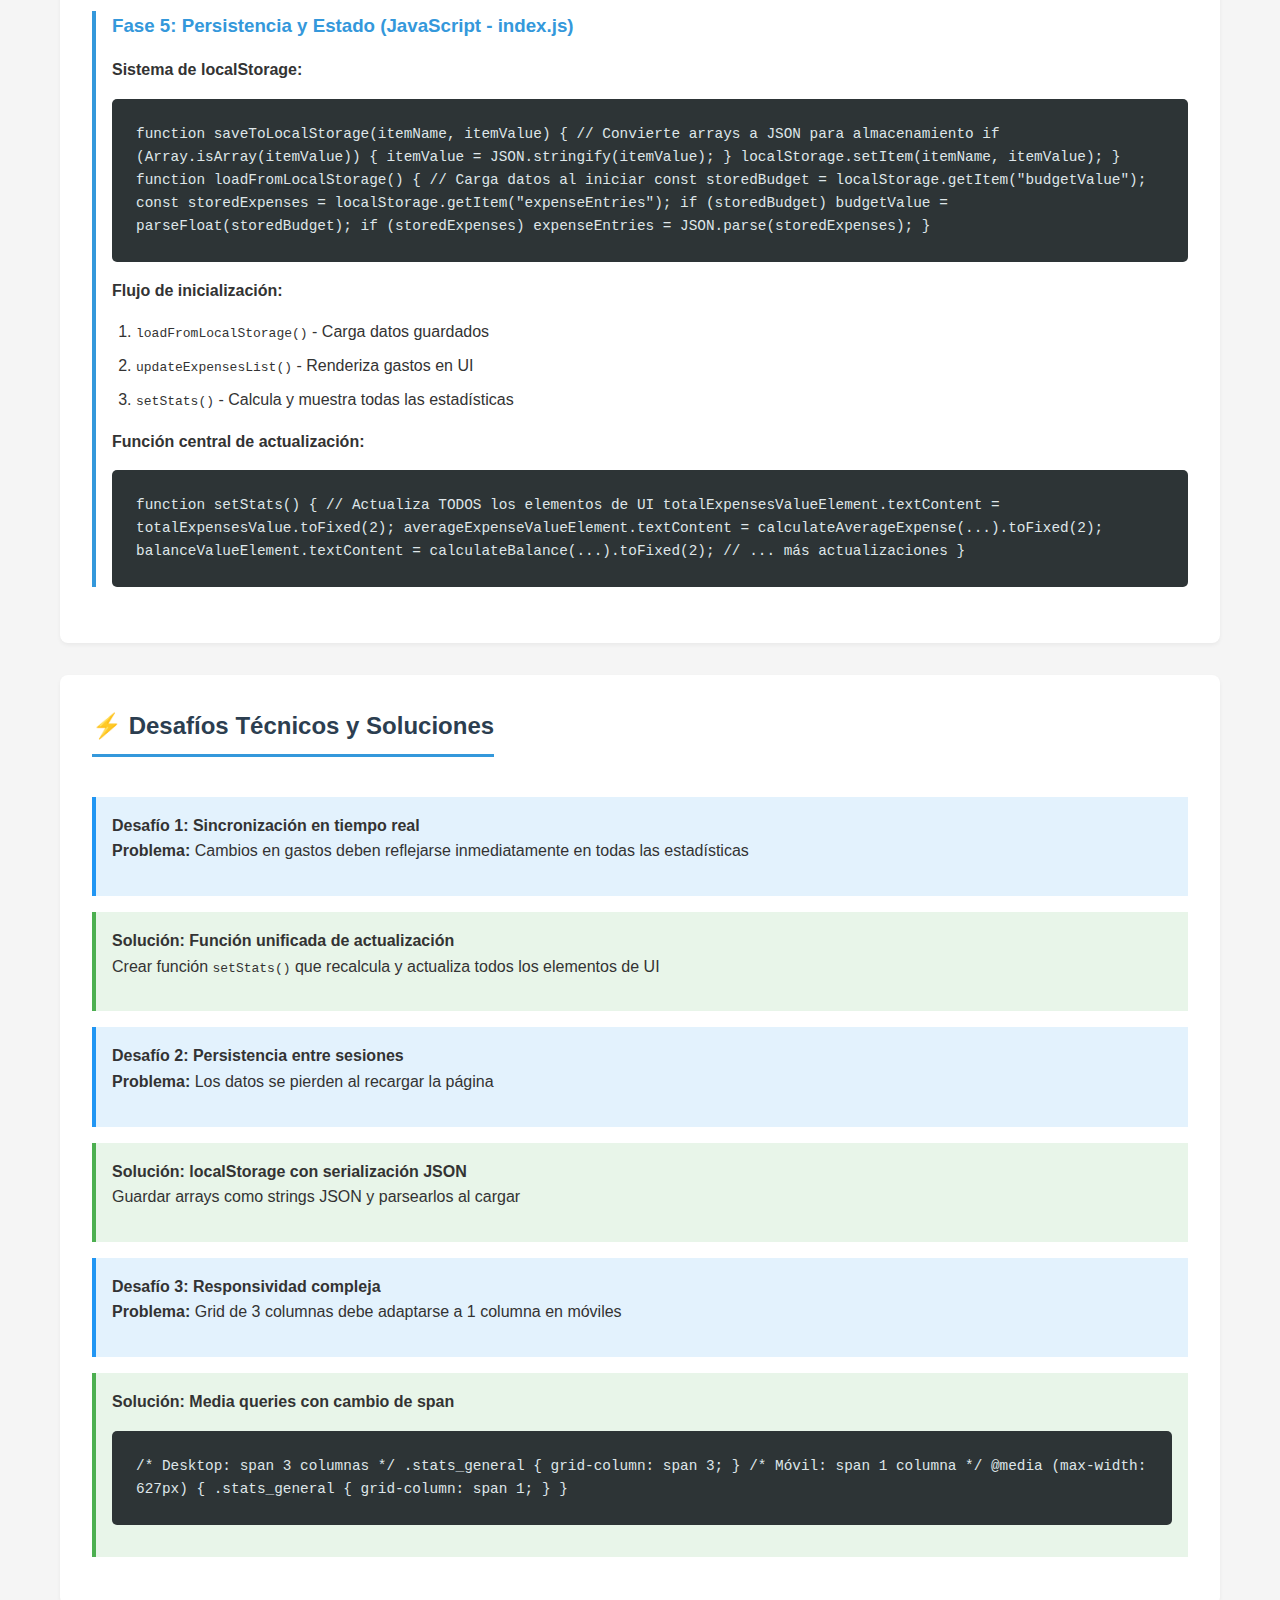
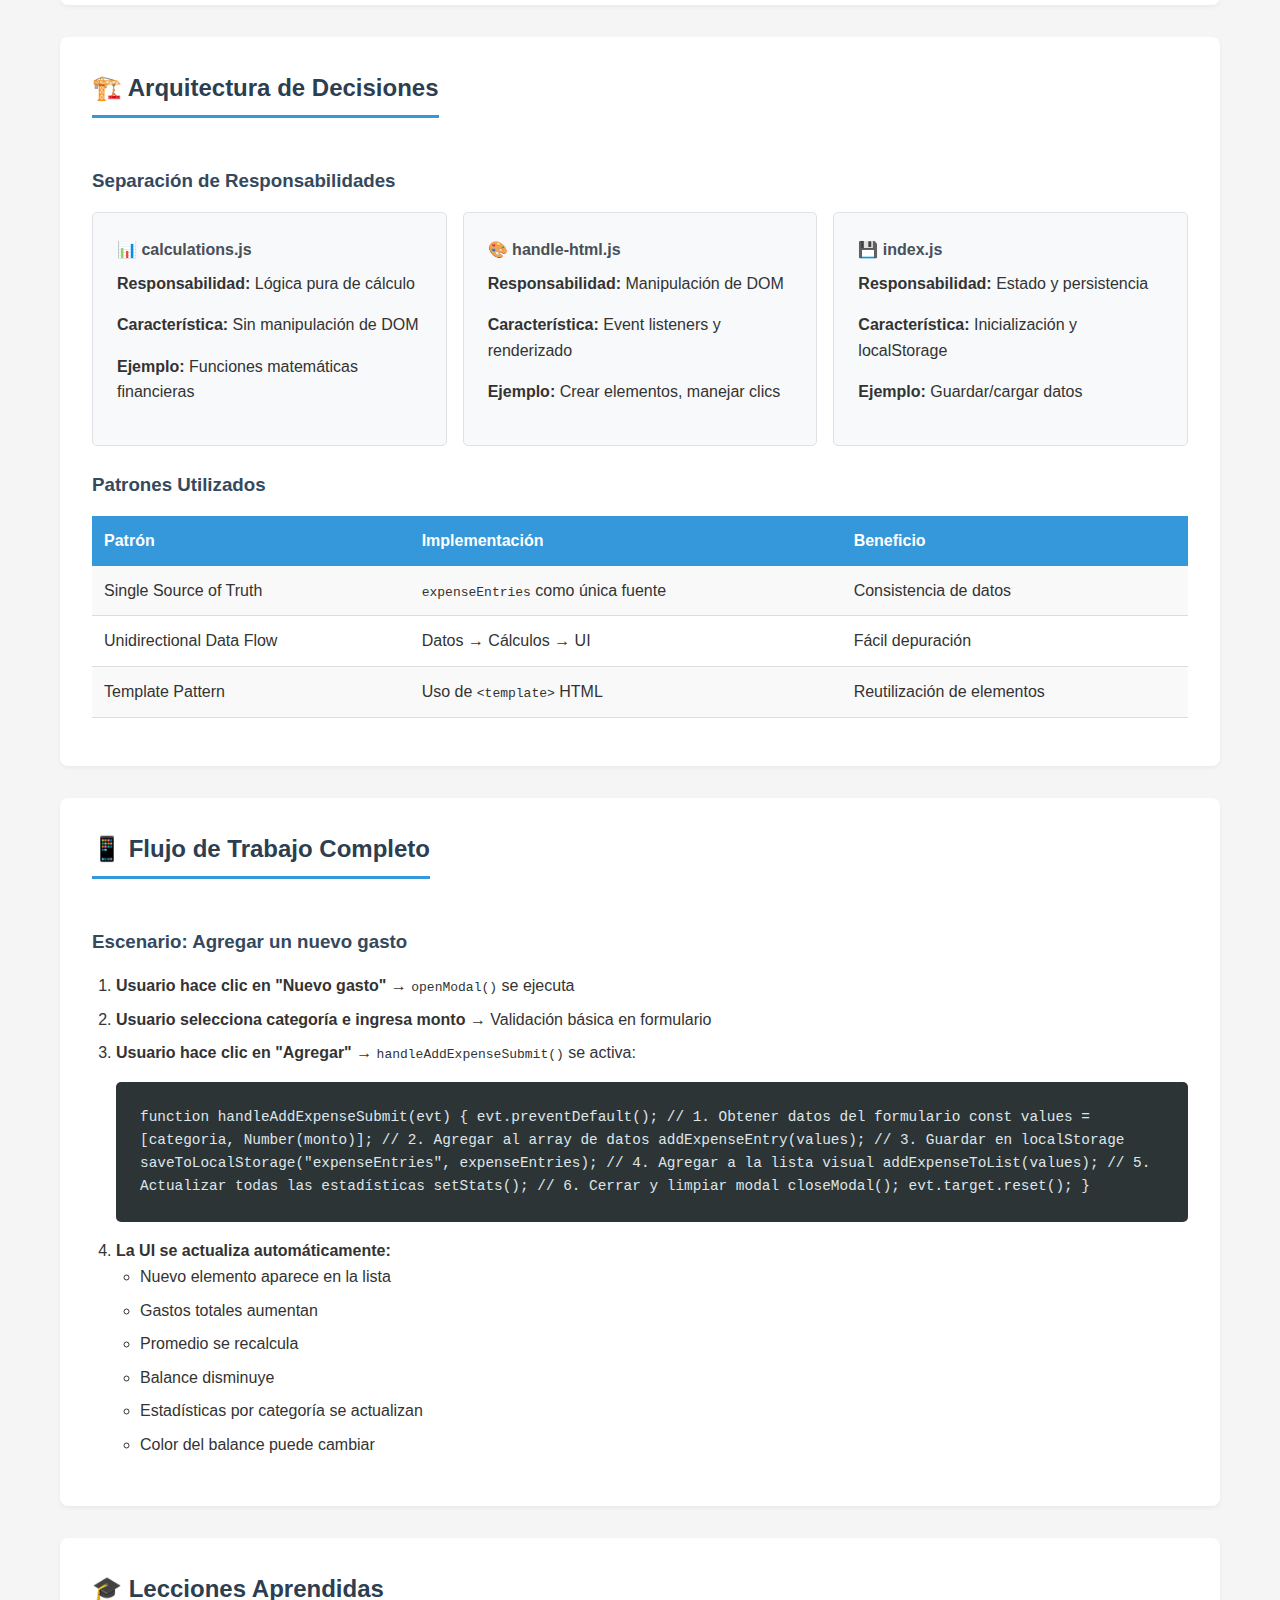
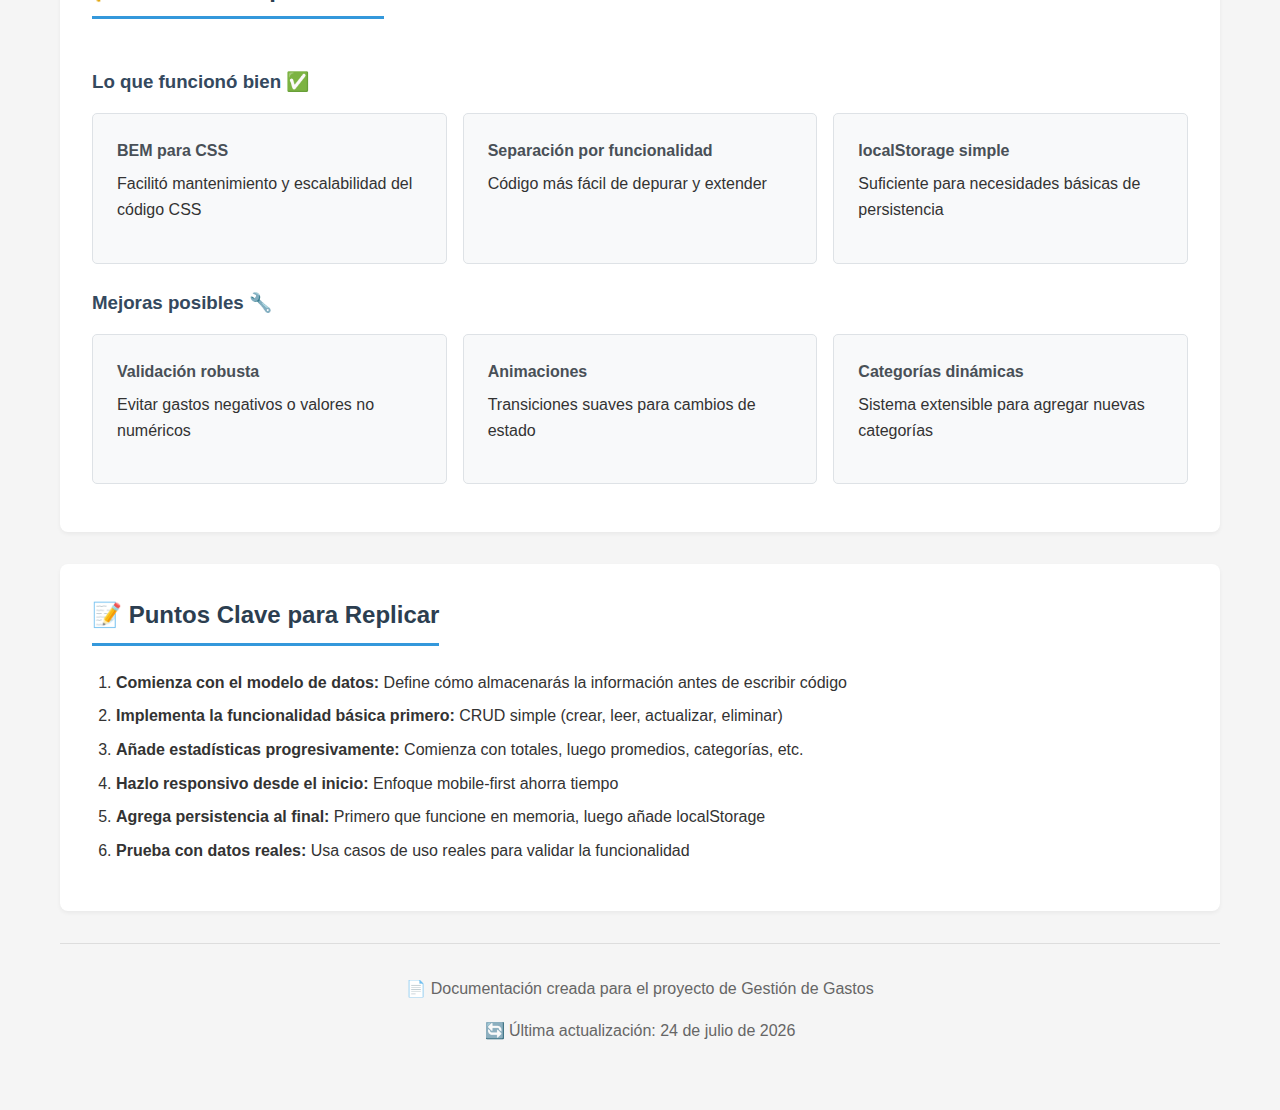
<file: gastos/index.html>
<!DOCTYPE html>
<html lang="es">
<head>
    <meta charset="UTF-8">
    <meta name="viewport" content="width=device-width, initial-scale=1.0">
    <title>Documentación: Proyecto de Gestión de Gastos</title>
    <link rel="stylesheet" href="../css/index.css">
</head>
<body>
    <header>
        <h1>📊 Proyecto de Gestión de Gastos</h1>
        <p class="subtitle">Guía completa de desarrollo - De la idea a la implementación</p>
    </header>

    <section>
        <h2>🎯 Objetivo del Proyecto</h2>
        <p>Crear una aplicación web completa para gestión de gastos personales que permita:</p>
        <ul>
            <li>Establecer y modificar un presupuesto inicial</li>
            <li>Registrar gastos organizados por categorías</li>
            <li>Visualizar estadísticas financieras en tiempo real</li>
            <li>Mantener persistencia de datos entre sesiones</li>
            <li>Ofrecer una experiencia responsive en todos los dispositivos</li>
        </ul>
    </section>

    <section>
        <h2>🚀 Fases de Desarrollo</h2>
        
        <div class="phase">
            <h3>Fase 1: Estructura Base (HTML)</h3>
            <p><strong>Enfoque:</strong> Mobile-first y semántica HTML5</p>
            <p><strong>Componentes principales identificados:</strong></p>
            <div class="grid">
                <div class="card">
                    <h4>📋 Cabecera</h4>
                    <p>Logo y título de la aplicación</p>
                </div>
                <div class="card">
                    <h4>💰 Presupuesto</h4>
                    <p>Input para establecer presupuesto inicial</p>
                </div>
                <div class="card">
                    <h4>📈 Estadísticas</h4>
                    <p>3 secciones: generales, categoría mayor, por categoría</p>
                </div>
                <div class="card">
                    <h4>📝 Lista de Gastos</h4>
                    <p>Lista dinámica con botón de eliminación</p>
                </div>
                <div class="card">
                    <h4>🎛️ Controles</h4>
                    <p>Botones para limpiar todo y agregar gastos</p>
                </div>
                <div class="card">
                    <h4>🪟 Modal</h4>
                    <p>Ventana emergente para agregar nuevos gastos</p>
                </div>
            </div>
            
            <p><strong>Técnica clave:</strong> Uso de <span class="highlight">&lt;template&gt;</span> para elementos dinámicos</p>
            <div class="code-block">
&lt;template id="expense-template"&gt;
  &lt;li class="expense"&gt;
    &lt;div class="expense__category-group"&gt;
      &lt;button class="expense__delete-btn"&gt;&lt;/button&gt;
      &lt;p class="expense__category"&gt;&lt;/p&gt;
    &lt;/div&gt;
    &lt;p class="expense__amount"&gt;&lt;/p&gt;
  &lt;/li&gt;
&lt;/template&gt;
            </div>
        </div>

        <div class="phase">
            <h3>Fase 2: Estilos y Responsividad (CSS)</h3>
            <p><strong>Metodología:</strong> BEM (Block-Element-Modifier)</p>
            
            <p><strong>Sistema de grid principal:</strong></p>
            <div class="code-block">
.content {
  display: grid;
  grid-template-columns: 1fr 1fr 1fr; /* 3 columnas en desktop */
  gap: 20px;
  padding: 0 80px;
}

/* Responsive: 1 columna en móvil */
@media screen and (max-width: 627px) {
  .content {
    grid-template-columns: 1fr;
    padding: 0 10px;
  }
}
            </div>
            
            <p><strong>Sistema de color semántico para estados financieros:</strong></p>
            <div class="code-block">
.stats__item-value_balance_negative {
  color: rgba(232, 77, 89, 1); /* Rojo: balance negativo */
}

.stats__item-value_balance_warning {
  color: rgba(247, 184, 38, 1); /* Naranja: menos del 25% del presupuesto */
}

.stats__item-value_balance_positive {
  color: rgba(26, 183, 89, 1); /* Verde: balance saludable */
}
            </div>
        </div>

        <div class="phase">
            <h3>Fase 3: Lógica de Datos (JavaScript - calculations.js)</h3>
            
            <p><strong>Estructura de datos principal:</strong></p>
            <div class="code-block">
// Array bidimensional: [categoría, monto]
let expenseEntries = [
  ["groceries", 33],
  ["restaurants", 50],
  ["transport", 12],
  ["home", 70],
  ["subscriptions", 14]
];

// Variables de estado
let budgetValue = 0;
let totalExpensesValue = 0;
            </div>
            
            <p><strong>Funciones de cálculo implementadas:</strong></p>
            <table>
                <tr>
                    <th>Función</th>
                    <th>Propósito</th>
                    <th>Complejidad</th>
                </tr>
                <tr>
                    <td>calculateAverageExpense()</td>
                    <td>Calcula el gasto promedio por transacción</td>
                    <td>O(1)</td>
                </tr>
                <tr>
                    <td>calculateBalance()</td>
                    <td>Calcula saldo (presupuesto - gastos)</td>
                    <td>O(1)</td>
                </tr>
                <tr>
                    <td>calculateCategoryExpenses()</td>
                    <td>Suma todos los gastos de una categoría</td>
                    <td>O(n)</td>
                </tr>
                <tr>
                    <td>calculateLargestCategory()</td>
                    <td>Identifica categoría con mayor gasto</td>
                    <td>O(n + m)</td>
                </tr>
            </table>
            
            <p><strong>Algoritmo para encontrar categoría más grande:</strong></p>
            <ol>
                <li>Obtener categorías únicas del array</li>
                <li>Para cada categoría única, calcular su total</li>
                <li>Comparar totales y mantener el máximo</li>
                <li>Devolver categoría con mayor gasto</li>
            </ol>
        </div>

        <div class="phase">
            <h3>Fase 4: Interfaz Interactiva (JavaScript - handle-html.js)</h3>
            
            <p><strong>Patrón de selección de elementos:</strong></p>
            <div class="code-block">
// Selección de elementos una vez al inicio
const budgetInput = document.querySelector(".budget__input");
const totalExpensesValueElement = document.querySelector("#total-expenses-value");
const modal = document.querySelector("#add-expense-modal");
            </div>
            
            <p><strong>Sistema de gestión de eventos:</strong></p>
            <div class="code-block">
// Configuración centralizada de event listeners
openModalBtn.addEventListener("click", openModal);
closeModalBtn.addEventListener("click", closeModal);
addExpenseModalForm.addEventListener("submit", handleAddExpenseSubmit);
budgetSetButton.addEventListener("click", handleSaveBudget);
clearAllStatsButton.addEventListener("click", clearLocalStorage);
            </div>
            
            <p><strong>Renderizado dinámico de gastos:</strong></p>
            <div class="code-block">
function createExpenseListItem(data) {
  // 1. Clonar la plantilla
  const expenseElement = expenseTemplate.content
    .querySelector(".expense")
    .cloneNode(true);
  
  // 2. Poblar con datos
  expenseElement.querySelector(".expense__category").textContent = categoryNames[data[0]];
  expenseElement.querySelector(".expense__amount").textContent = data[1].toFixed(2);
  
  // 3. Agregar event listener para eliminar
  expenseElement.querySelector(".expense__delete-btn")
    .addEventListener("click", () => handleDeleteExpense(expenseElement, data));
  
  return expenseElement;
}
            </div>
        </div>

        <div class="phase">
            <h3>Fase 5: Persistencia y Estado (JavaScript - index.js)</h3>
            
            <p><strong>Sistema de localStorage:</strong></p>
            <div class="code-block">
function saveToLocalStorage(itemName, itemValue) {
  // Convierte arrays a JSON para almacenamiento
  if (Array.isArray(itemValue)) {
    itemValue = JSON.stringify(itemValue);
  }
  localStorage.setItem(itemName, itemValue);
}

function loadFromLocalStorage() {
  // Carga datos al iniciar
  const storedBudget = localStorage.getItem("budgetValue");
  const storedExpenses = localStorage.getItem("expenseEntries");
  
  if (storedBudget) budgetValue = parseFloat(storedBudget);
  if (storedExpenses) expenseEntries = JSON.parse(storedExpenses);
}
            </div>
            
            <p><strong>Flujo de inicialización:</strong></p>
            <ol>
                <li><code>loadFromLocalStorage()</code> - Carga datos guardados</li>
                <li><code>updateExpensesList()</code> - Renderiza gastos en UI</li>
                <li><code>setStats()</code> - Calcula y muestra todas las estadísticas</li>
            </ol>
            
            <p><strong>Función central de actualización:</strong></p>
            <div class="code-block">
function setStats() {
  // Actualiza TODOS los elementos de UI
  totalExpensesValueElement.textContent = totalExpensesValue.toFixed(2);
  averageExpenseValueElement.textContent = calculateAverageExpense(...).toFixed(2);
  balanceValueElement.textContent = calculateBalance(...).toFixed(2);
  // ... más actualizaciones
}
            </div>
        </div>
    </section>

    <section>
        <h2>⚡ Desafíos Técnicos y Soluciones</h2>
        
        <div class="challenge">
            <h4>Desafío 1: Sincronización en tiempo real</h4>
            <p><strong>Problema:</strong> Cambios en gastos deben reflejarse inmediatamente en todas las estadísticas</p>
        </div>
        <div class="solution">
            <h4>Solución: Función unificada de actualización</h4>
            <p>Crear función <code>setStats()</code> que recalcula y actualiza todos los elementos de UI</p>
        </div>
        
        <div class="challenge">
            <h4>Desafío 2: Persistencia entre sesiones</h4>
            <p><strong>Problema:</strong> Los datos se pierden al recargar la página</p>
        </div>
        <div class="solution">
            <h4>Solución: localStorage con serialización JSON</h4>
            <p>Guardar arrays como strings JSON y parsearlos al cargar</p>
        </div>
        
        <div class="challenge">
            <h4>Desafío 3: Responsividad compleja</h4>
            <p><strong>Problema:</strong> Grid de 3 columnas debe adaptarse a 1 columna en móviles</p>
        </div>
        <div class="solution">
            <h4>Solución: Media queries con cambio de span</h4>
            <div class="code-block">
/* Desktop: span 3 columnas */
.stats_general { grid-column: span 3; }

/* Móvil: span 1 columna */
@media (max-width: 627px) {
  .stats_general { grid-column: span 1; }
}
            </div>
        </div>
    </section>

    <section>
        <h2>🏗️ Arquitectura de Decisiones</h2>
        
        <h3>Separación de Responsabilidades</h3>
        <div class="grid">
            <div class="card">
                <h4>📊 calculations.js</h4>
                <p><strong>Responsabilidad:</strong> Lógica pura de cálculo</p>
                <p><strong>Característica:</strong> Sin manipulación de DOM</p>
                <p><strong>Ejemplo:</strong> Funciones matemáticas financieras</p>
            </div>
            <div class="card">
                <h4>🎨 handle-html.js</h4>
                <p><strong>Responsabilidad:</strong> Manipulación de DOM</p>
                <p><strong>Característica:</strong> Event listeners y renderizado</p>
                <p><strong>Ejemplo:</strong> Crear elementos, manejar clics</p>
            </div>
            <div class="card">
                <h4>💾 index.js</h4>
                <p><strong>Responsabilidad:</strong> Estado y persistencia</p>
                <p><strong>Característica:</strong> Inicialización y localStorage</p>
                <p><strong>Ejemplo:</strong> Guardar/cargar datos</p>
            </div>
        </div>
        
        <h3>Patrones Utilizados</h3>
        <table>
            <tr>
                <th>Patrón</th>
                <th>Implementación</th>
                <th>Beneficio</th>
            </tr>
            <tr>
                <td>Single Source of Truth</td>
                <td><code>expenseEntries</code> como única fuente</td>
                <td>Consistencia de datos</td>
            </tr>
            <tr>
                <td>Unidirectional Data Flow</td>
                <td>Datos → Cálculos → UI</td>
                <td>Fácil depuración</td>
            </tr>
            <tr>
                <td>Template Pattern</td>
                <td>Uso de <code>&lt;template&gt;</code> HTML</td>
                <td>Reutilización de elementos</td>
            </tr>
        </table>
    </section>

    <section>
        <h2>📱 Flujo de Trabajo Completo</h2>
        
        <h3>Escenario: Agregar un nuevo gasto</h3>
        <ol>
            <li><strong>Usuario hace clic en "Nuevo gasto"</strong> → <code>openModal()</code> se ejecuta</li>
            <li><strong>Usuario selecciona categoría e ingresa monto</strong> → Validación básica en formulario</li>
            <li><strong>Usuario hace clic en "Agregar"</strong> → <code>handleAddExpenseSubmit()</code> se activa:
                <div class="code-block">
function handleAddExpenseSubmit(evt) {
  evt.preventDefault();
  
  // 1. Obtener datos del formulario
  const values = [categoria, Number(monto)];
  
  // 2. Agregar al array de datos
  addExpenseEntry(values);
  
  // 3. Guardar en localStorage
  saveToLocalStorage("expenseEntries", expenseEntries);
  
  // 4. Agregar a la lista visual
  addExpenseToList(values);
  
  // 5. Actualizar todas las estadísticas
  setStats();
  
  // 6. Cerrar y limpiar modal
  closeModal();
  evt.target.reset();
}
                </div>
            </li>
            <li><strong>La UI se actualiza automáticamente:</strong>
                <ul>
                    <li>Nuevo elemento aparece en la lista</li>
                    <li>Gastos totales aumentan</li>
                    <li>Promedio se recalcula</li>
                    <li>Balance disminuye</li>
                    <li>Estadísticas por categoría se actualizan</li>
                    <li>Color del balance puede cambiar</li>
                </ul>
            </li>
        </ol>
    </section>

    <section>
        <h2>🎓 Lecciones Aprendidas</h2>
        
        <h3>Lo que funcionó bien ✅</h3>
        <div class="grid">
            <div class="card">
                <h4>BEM para CSS</h4>
                <p>Facilitó mantenimiento y escalabilidad del código CSS</p>
            </div>
            <div class="card">
                <h4>Separación por funcionalidad</h4>
                <p>Código más fácil de depurar y extender</p>
            </div>
            <div class="card">
                <h4>localStorage simple</h4>
                <p>Suficiente para necesidades básicas de persistencia</p>
            </div>
        </div>
        
        <h3>Mejoras posibles 🔧</h3>
        <div class="grid">
            <div class="card">
                <h4>Validación robusta</h4>
                <p>Evitar gastos negativos o valores no numéricos</p>
            </div>
            <div class="card">
                <h4>Animaciones</h4>
                <p>Transiciones suaves para cambios de estado</p>
            </div>
            <div class="card">
                <h4>Categorías dinámicas</h4>
                <p>Sistema extensible para agregar nuevas categorías</p>
            </div>
        </div>
    </section>

    <section>
        <h2>📝 Puntos Clave para Replicar</h2>
        
        <ol>
            <li><strong>Comienza con el modelo de datos:</strong> Define cómo almacenarás la información antes de escribir código</li>
            <li><strong>Implementa la funcionalidad básica primero:</strong> CRUD simple (crear, leer, actualizar, eliminar)</li>
            <li><strong>Añade estadísticas progresivamente:</strong> Comienza con totales, luego promedios, categorías, etc.</li>
            <li><strong>Hazlo responsivo desde el inicio:</strong> Enfoque mobile-first ahorra tiempo</li>
            <li><strong>Agrega persistencia al final:</strong> Primero que funcione en memoria, luego añade localStorage</li>
            <li><strong>Prueba con datos reales:</strong> Usa casos de uso reales para validar la funcionalidad</li>
        </ol>
    </section>

    <footer>
        <p>📄 Documentación creada para el proyecto de Gestión de Gastos</p>
        <p>🔄 Última actualización: <span id="current-date"></span></p>
    </footer>

    <script>
        // Fecha actual automática
        document.getElementById('current-date').textContent = new Date().toLocaleDateString('es-ES', {
            year: 'numeric',
            month: 'long',
            day: 'numeric'
        });
        
        // Efecto de scroll suave para anclas
        document.querySelectorAll('a[href^="#"]').forEach(anchor => {
            anchor.addEventListener('click', function(e) {
                e.preventDefault();
                document.querySelector(this.getAttribute('href')).scrollIntoView({
                    behavior: 'smooth'
                });
            });
        });
    </script>
</body>
</html>
</file>
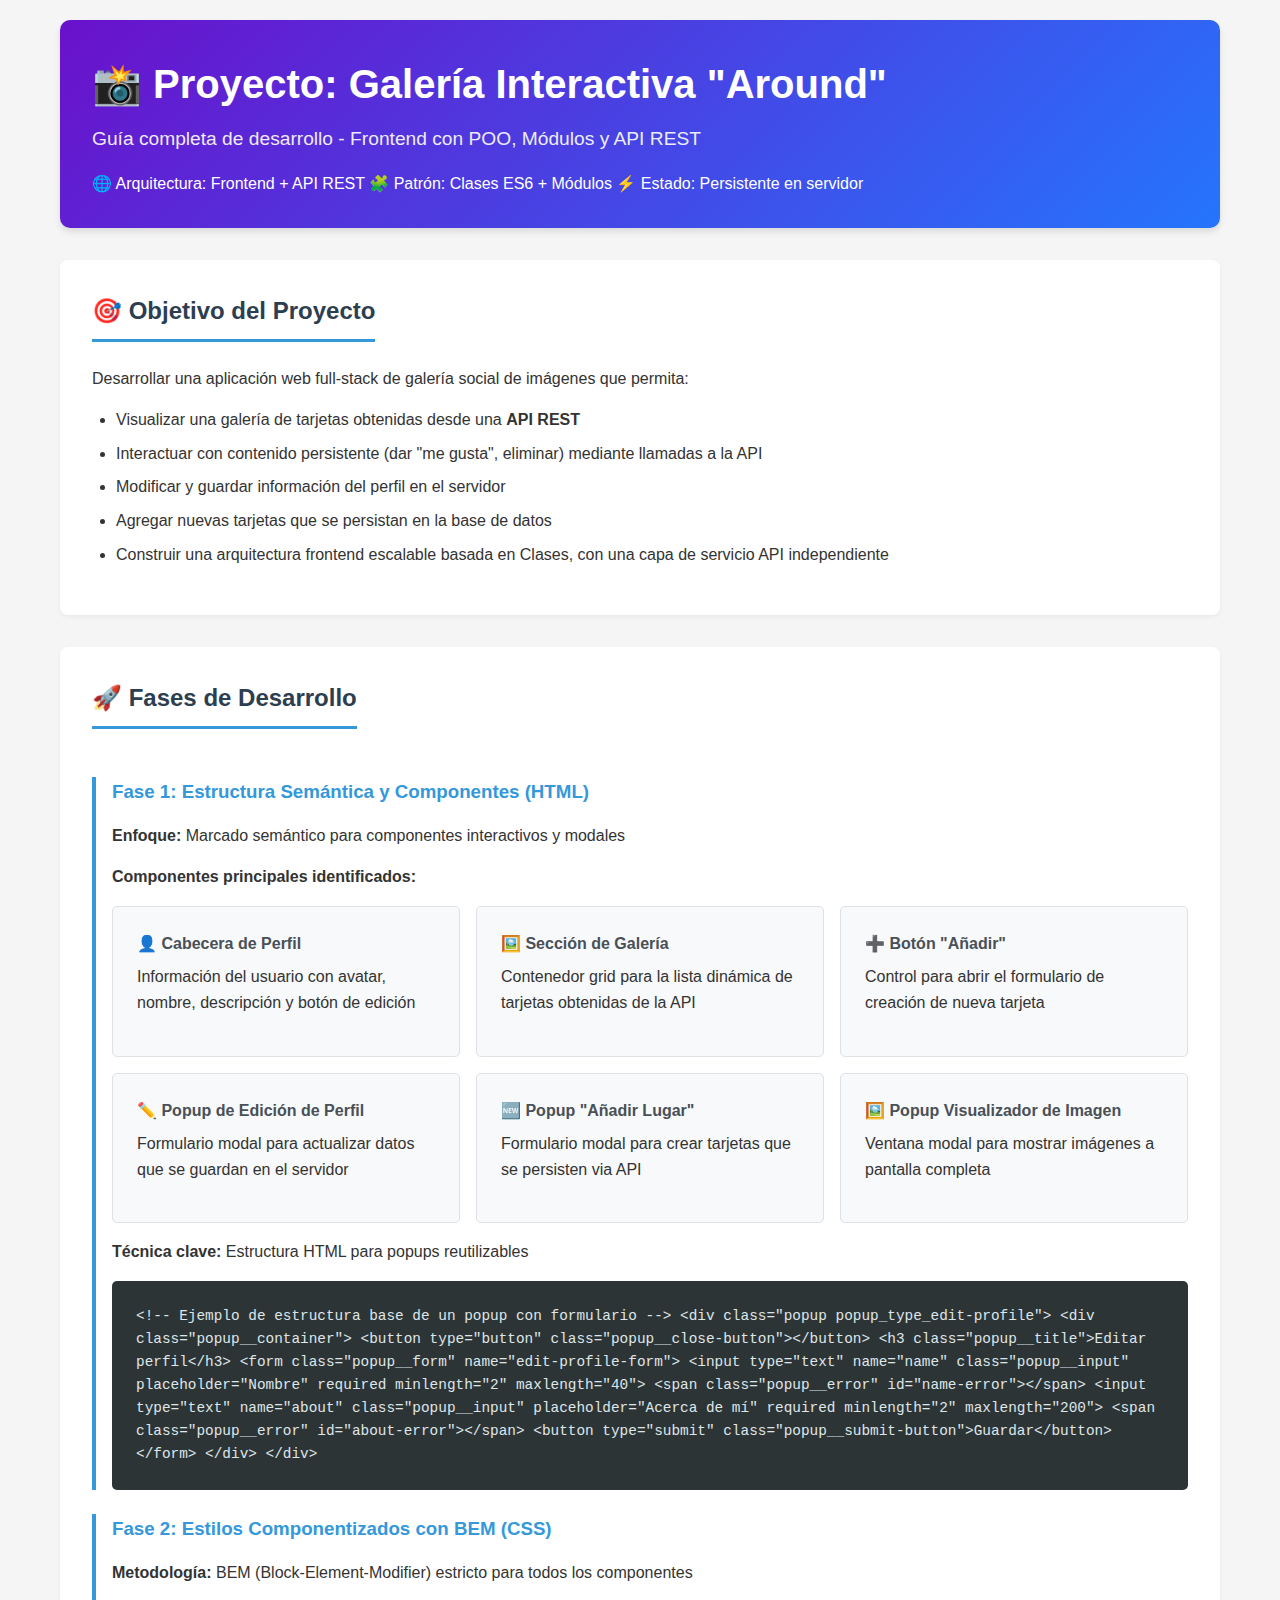
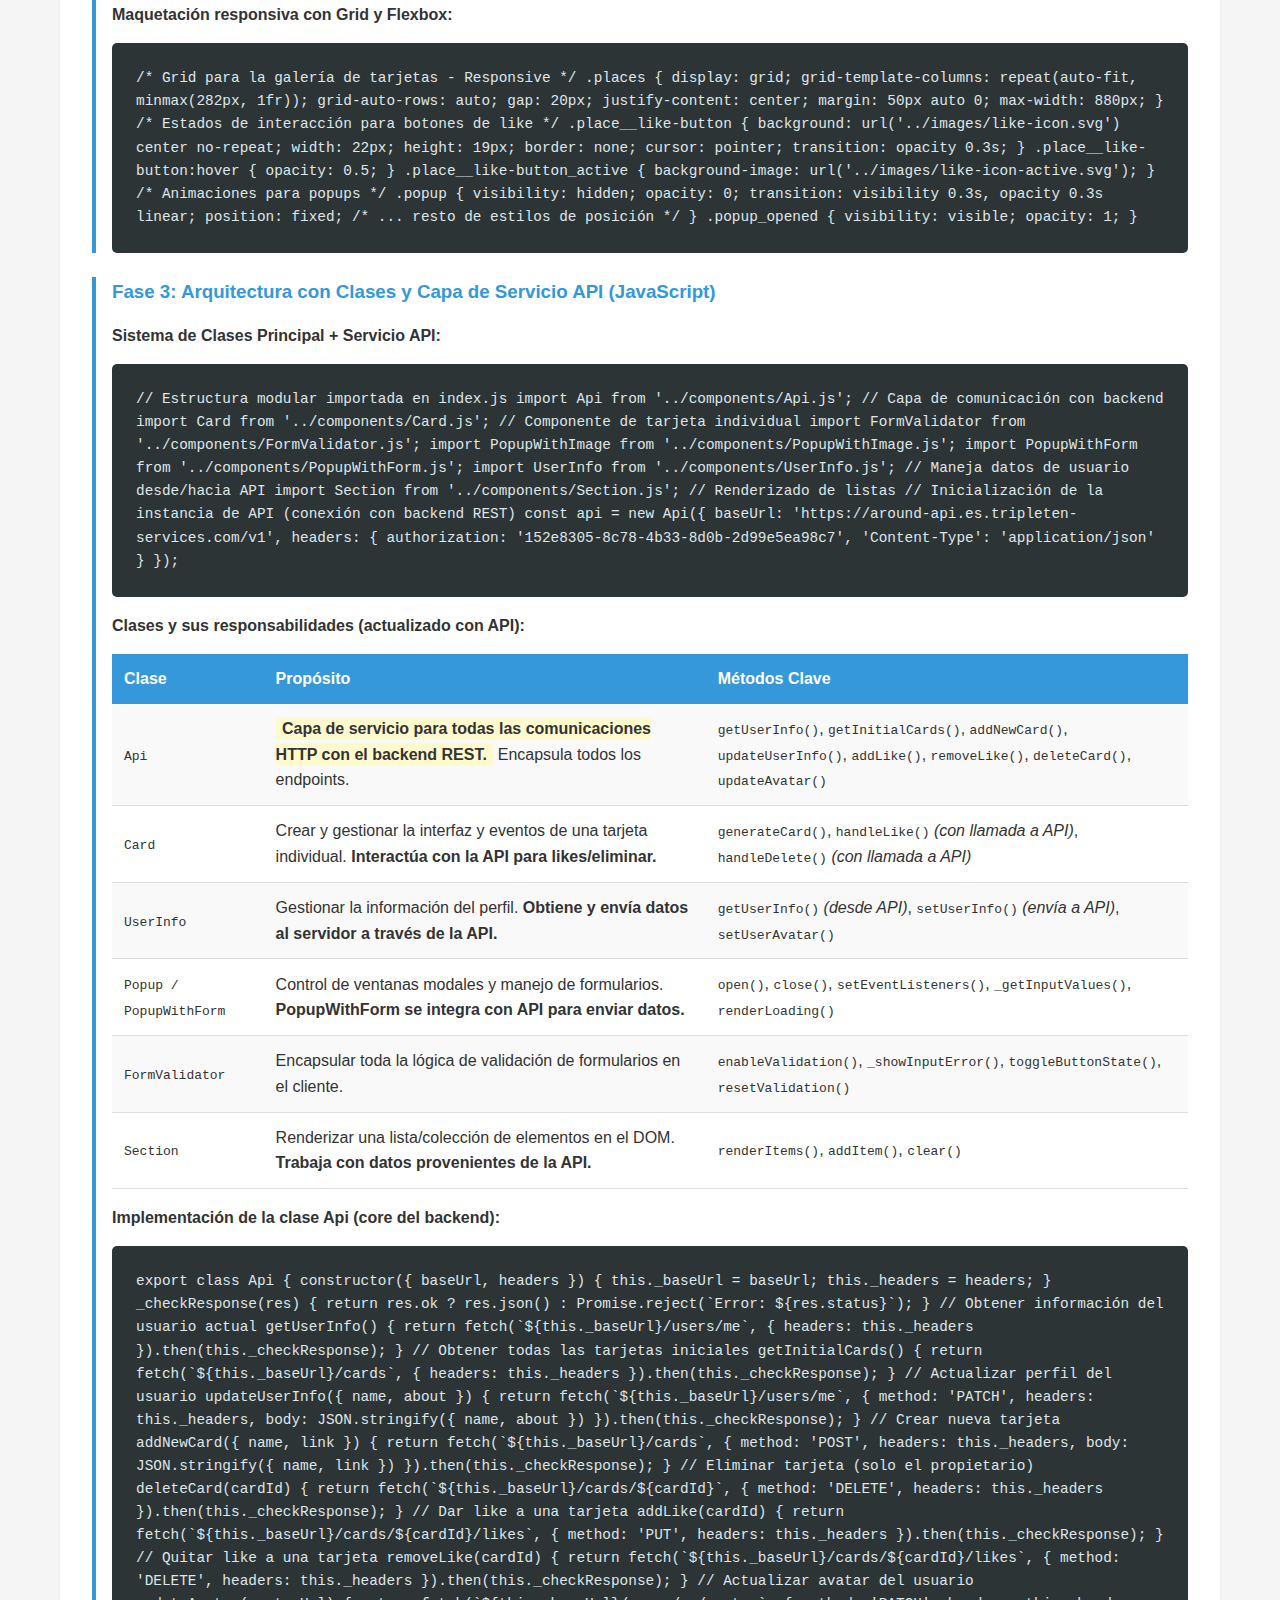
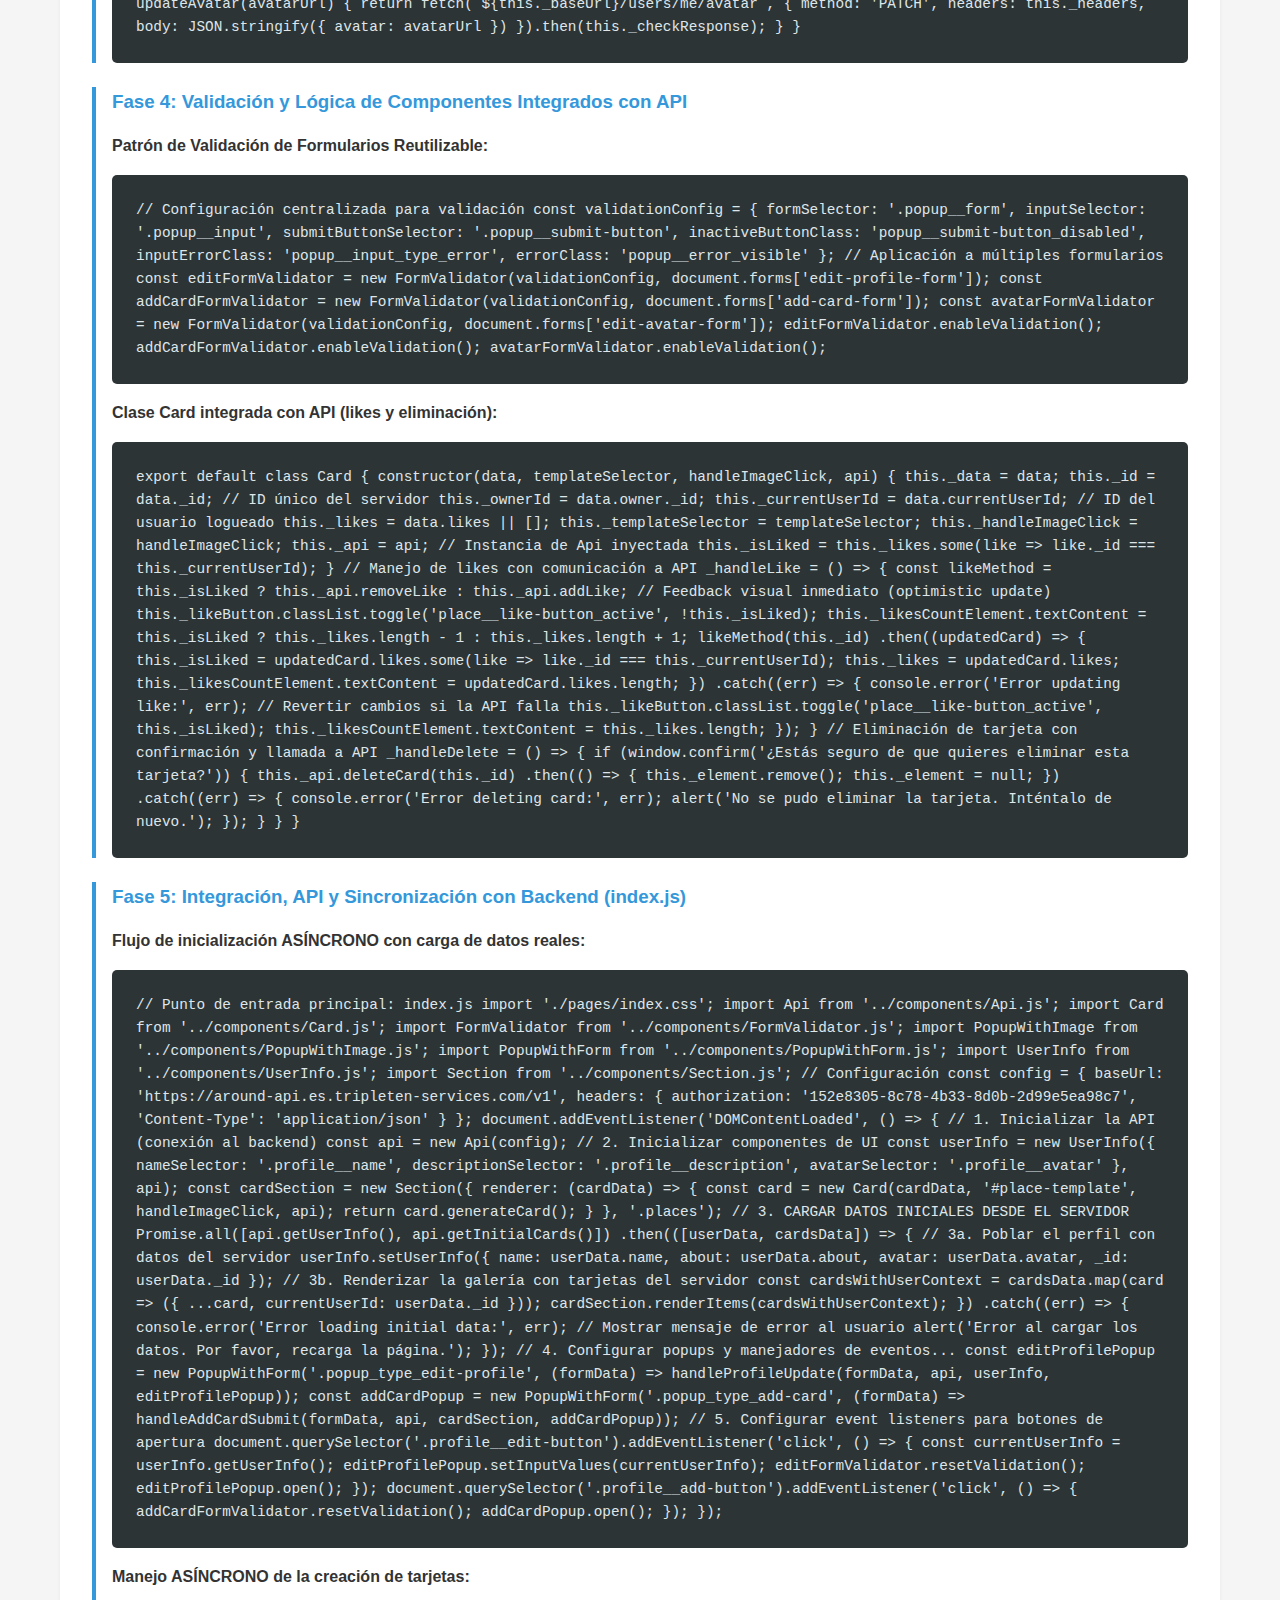
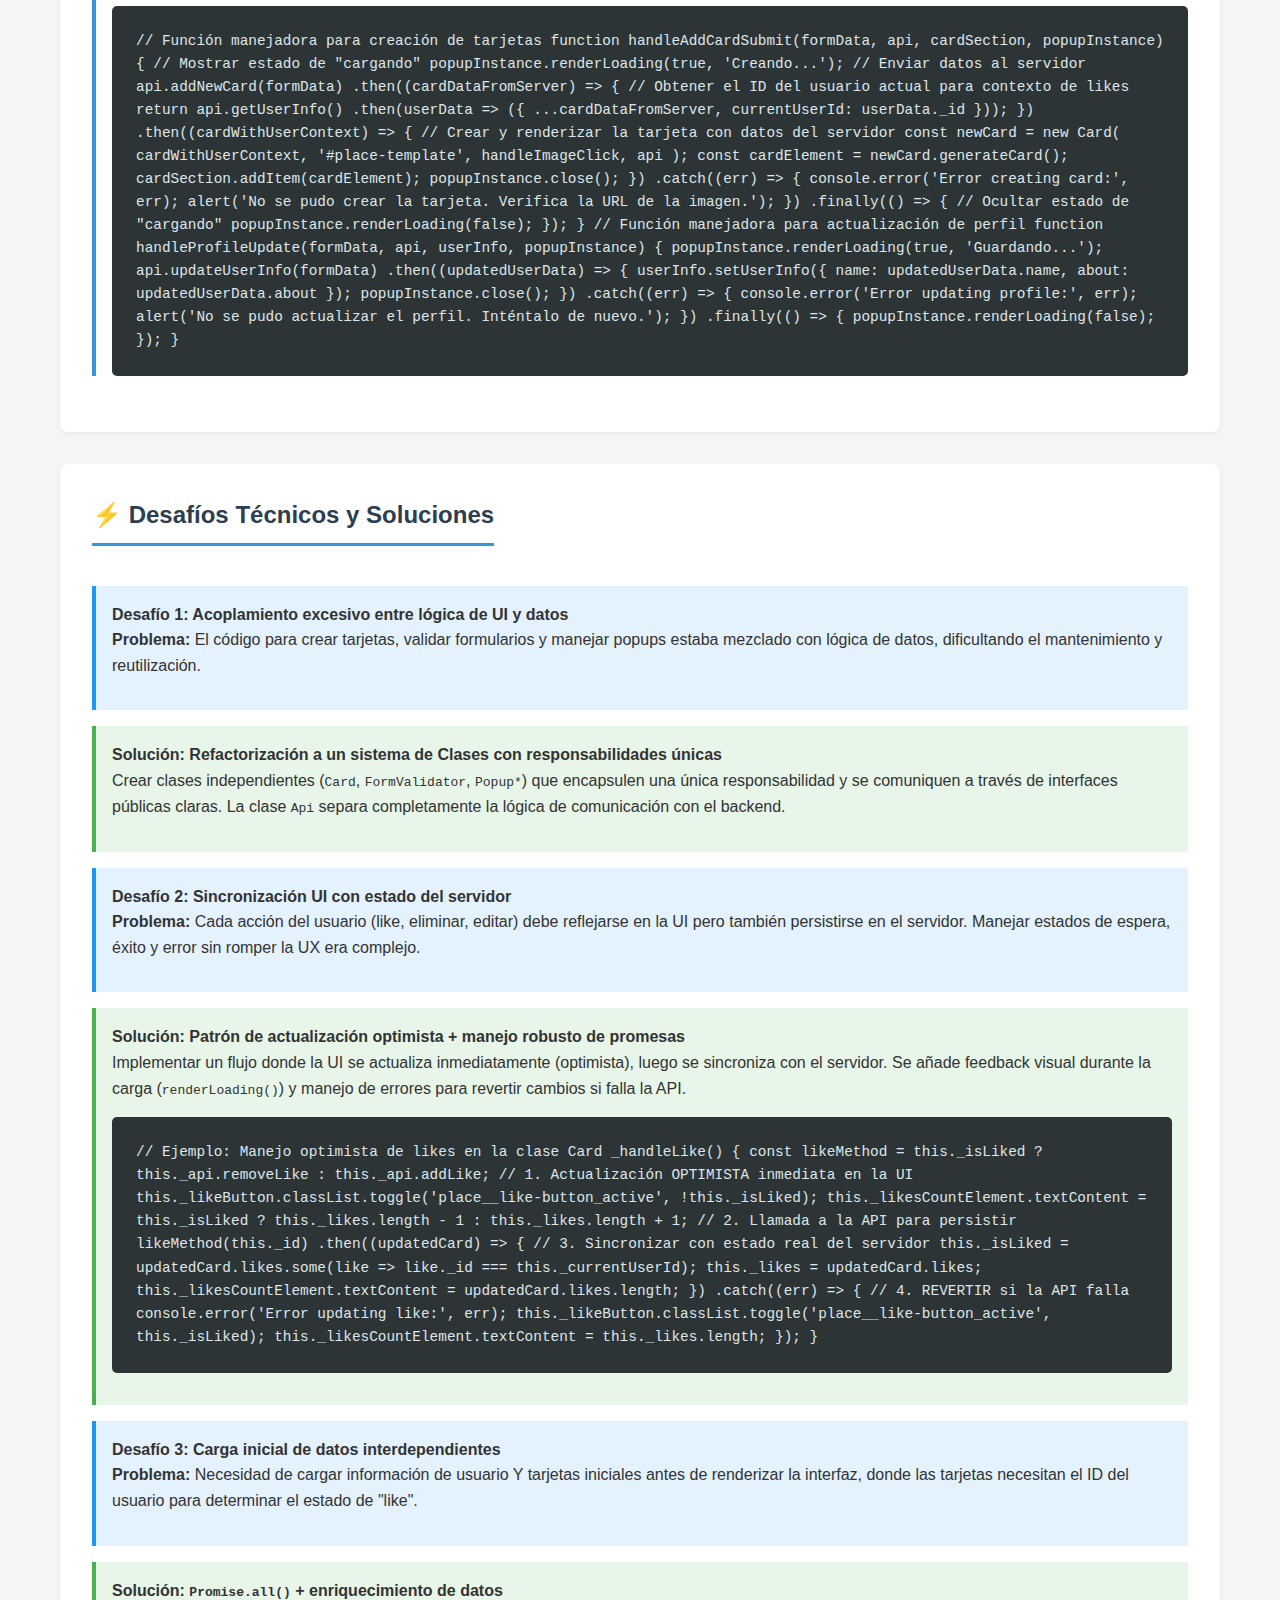
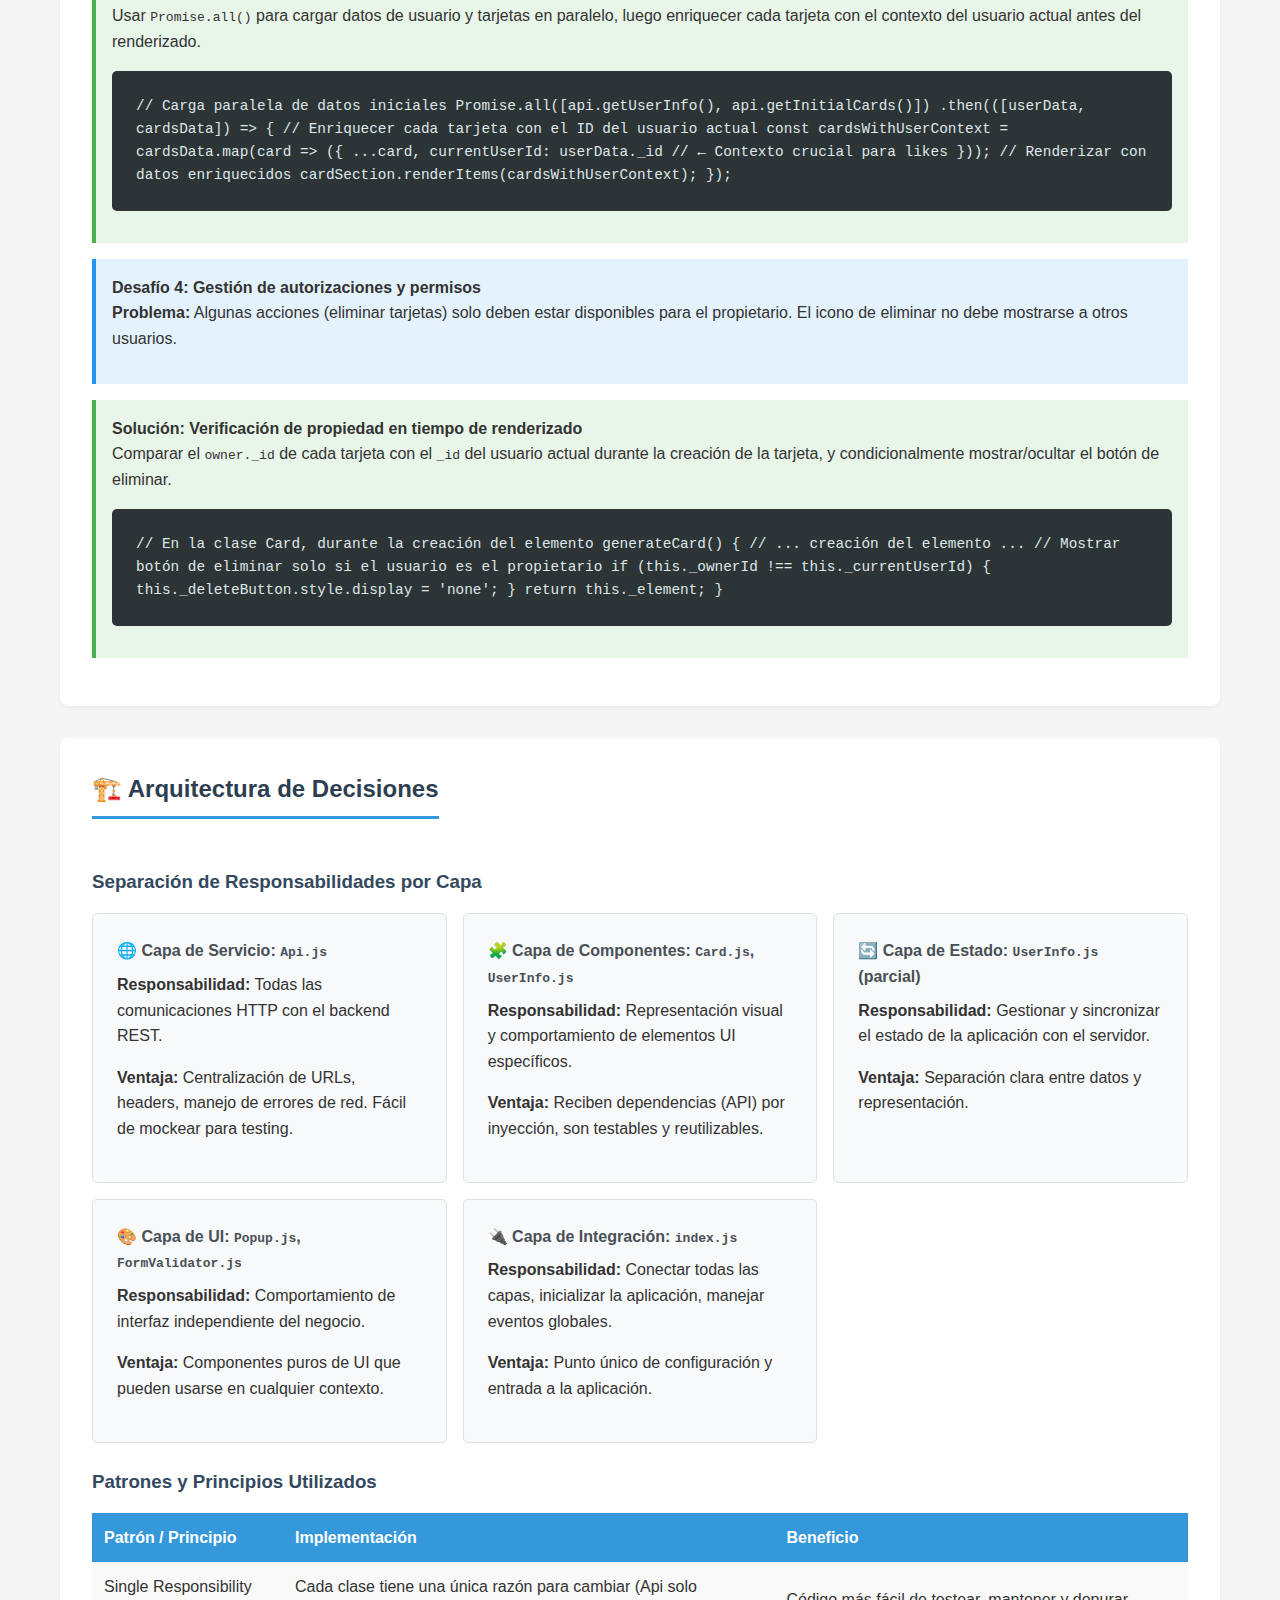
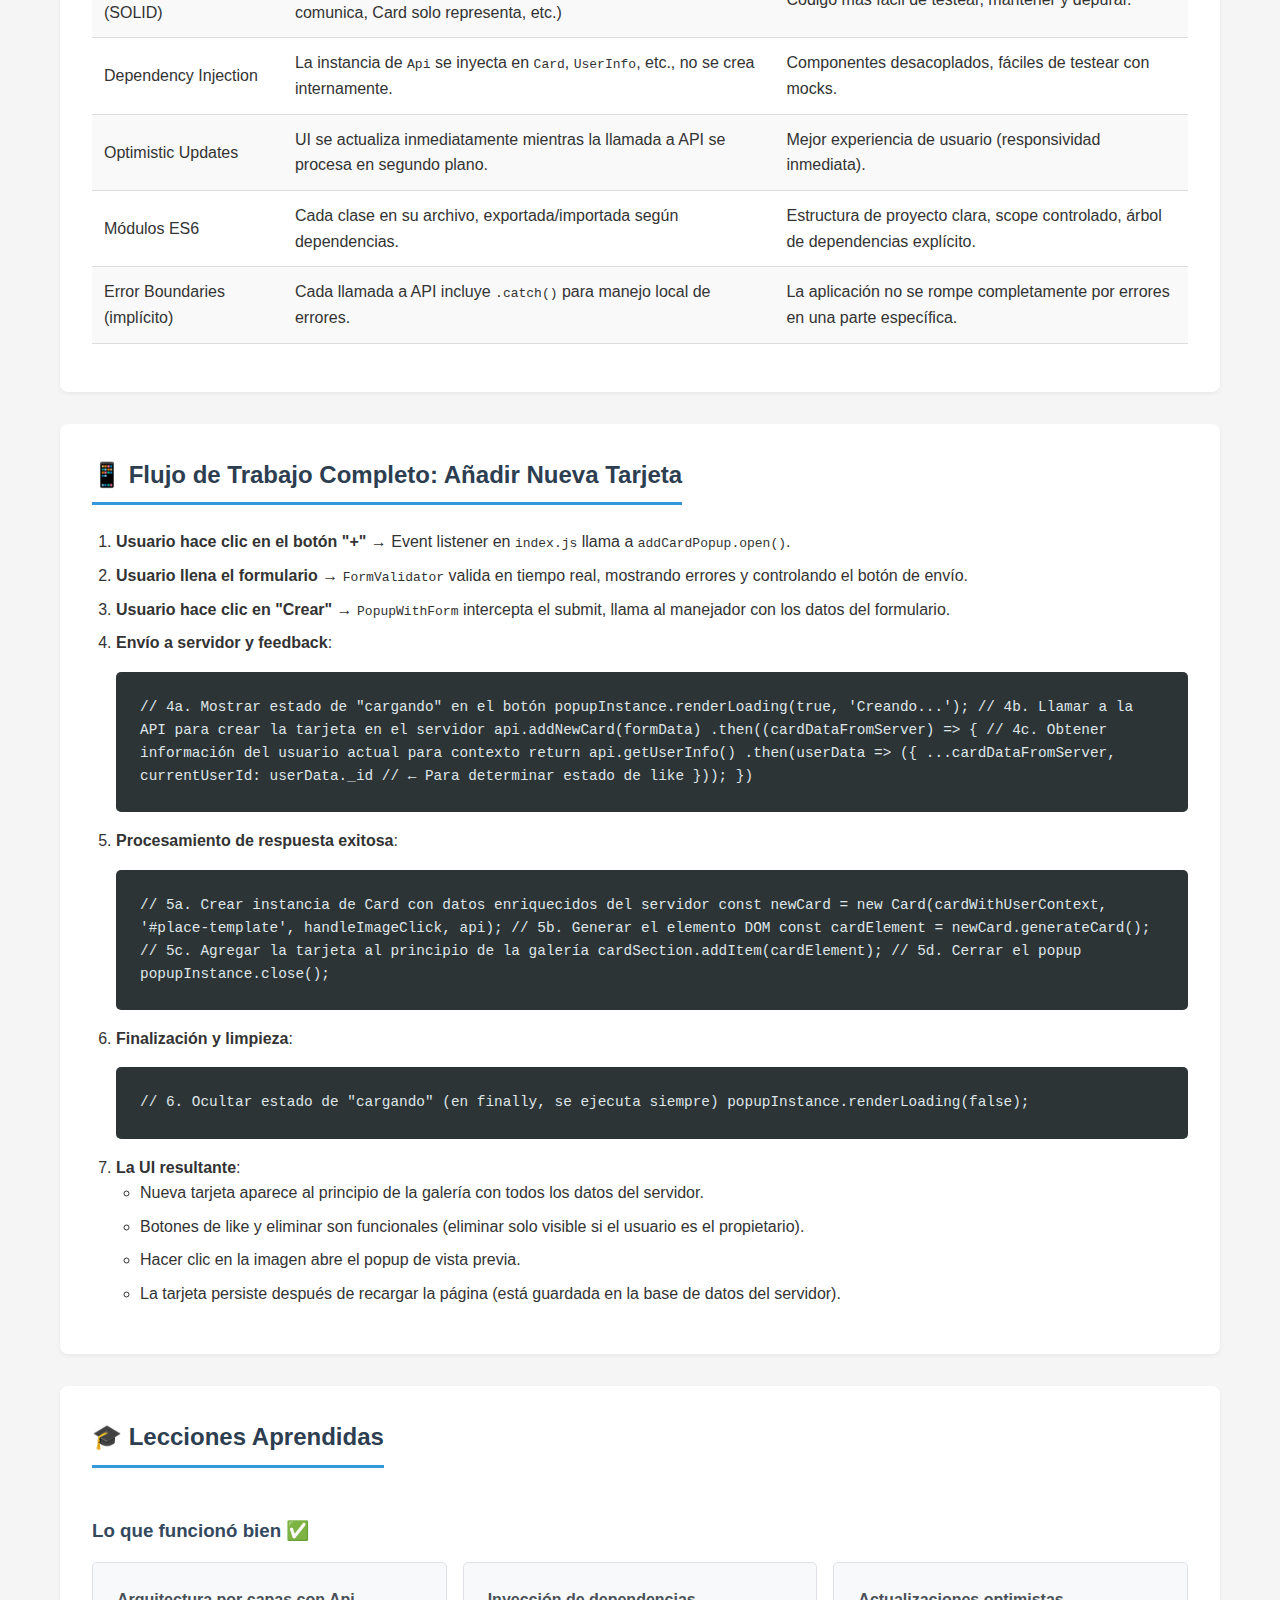
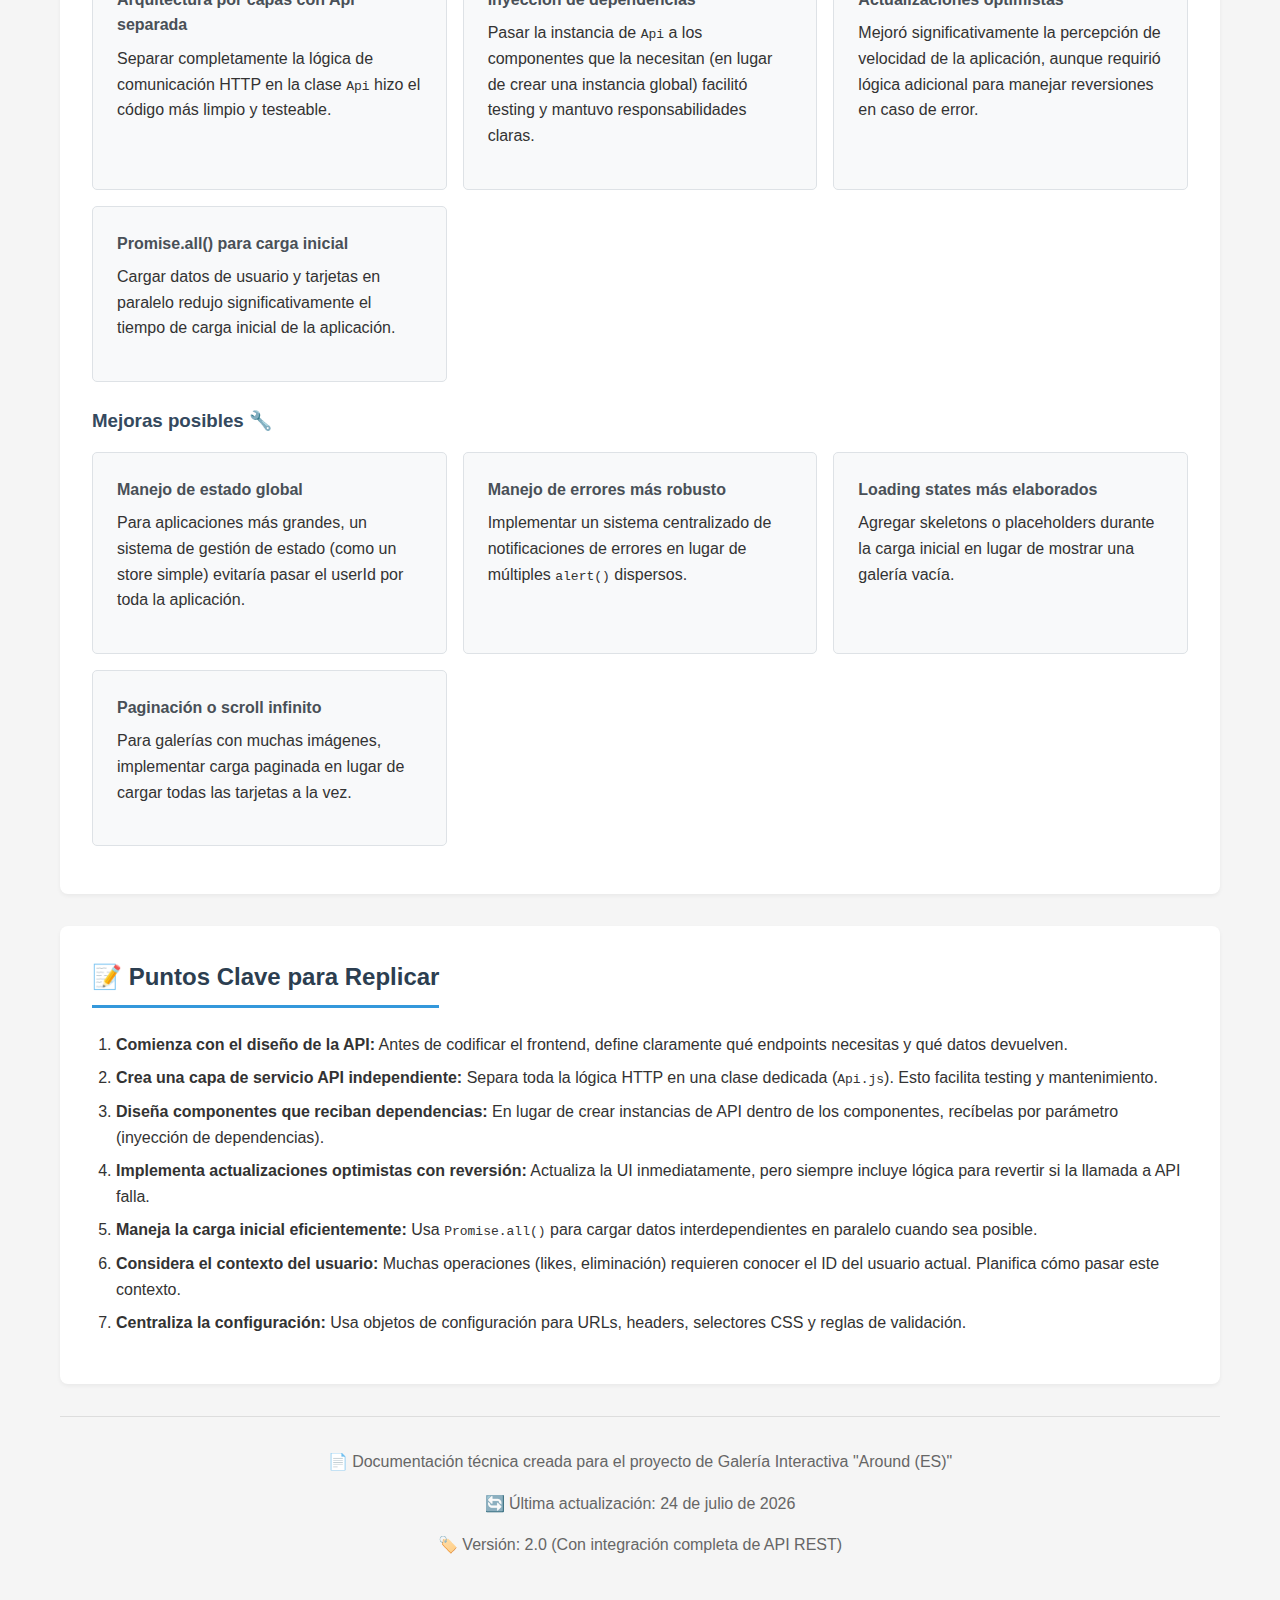
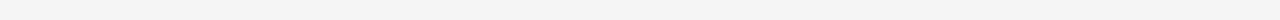
<file: viajes/index.html>
<!DOCTYPE html>
<html lang="es">
<head>
    <meta charset="UTF-8">
    <meta name="viewport" content="width=device-width, initial-scale=1.0">
    <title>Documentación: Galería Interactiva "Around"</title>
    <link rel="stylesheet" href="../css/index.css">
</head>
<body>
    <header>
        <h1>📸 Proyecto: Galería Interactiva "Around"</h1>
        <p class="subtitle">Guía completa de desarrollo - Frontend con POO, Módulos y API REST</p>
        <div class="metadata">
            <span class="tag">🌐 Arquitectura: Frontend + API REST</span>
            <span class="tag">🧩 Patrón: Clases ES6 + Módulos</span>
            <span class="tag">⚡ Estado: Persistente en servidor</span>
        </div>
    </header>

    <section>
        <h2>🎯 Objetivo del Proyecto</h2>
        <p>Desarrollar una aplicación web full-stack de galería social de imágenes que permita:</p>
        <ul>
            <li>Visualizar una galería de tarjetas obtenidas desde una <strong>API REST</strong></li>
            <li>Interactuar con contenido persistente (dar "me gusta", eliminar) mediante llamadas a la API</li>
            <li>Modificar y guardar información del perfil en el servidor</li>
            <li>Agregar nuevas tarjetas que se persistan en la base de datos</li>
            <li>Construir una arquitectura frontend escalable basada en Clases, con una capa de servicio API independiente</li>
        </ul>
    </section>

    <section>
        <h2>🚀 Fases de Desarrollo</h2>
        
        <div class="phase">
            <h3>Fase 1: Estructura Semántica y Componentes (HTML)</h3>
            <p><strong>Enfoque:</strong> Marcado semántico para componentes interactivos y modales</p>
            <p><strong>Componentes principales identificados:</strong></p>
            <div class="grid">
                <div class="card">
                    <h4>👤 Cabecera de Perfil</h4>
                    <p>Información del usuario con avatar, nombre, descripción y botón de edición</p>
                </div>
                <div class="card">
                    <h4>🖼️ Sección de Galería</h4>
                    <p>Contenedor grid para la lista dinámica de tarjetas obtenidas de la API</p>
                </div>
                <div class="card">
                    <h4>➕ Botón "Añadir"</h4>
                    <p>Control para abrir el formulario de creación de nueva tarjeta</p>
                </div>
                <div class="card">
                    <h4>✏️ Popup de Edición de Perfil</h4>
                    <p>Formulario modal para actualizar datos que se guardan en el servidor</p>
                </div>
                <div class="card">
                    <h4>🆕 Popup "Añadir Lugar"</h4>
                    <p>Formulario modal para crear tarjetas que se persisten via API</p>
                </div>
                <div class="card">
                    <h4>🖼️ Popup Visualizador de Imagen</h4>
                    <p>Ventana modal para mostrar imágenes a pantalla completa</p>
                </div>
            </div>
            
            <p><strong>Técnica clave:</strong> Estructura HTML para popups reutilizables</p>
            <div class="code-block">
&lt;!-- Ejemplo de estructura base de un popup con formulario --&gt;
&lt;div class="popup popup_type_edit-profile"&gt;
  &lt;div class="popup__container"&gt;
    &lt;button type="button" class="popup__close-button"&gt;&lt;/button&gt;
    &lt;h3 class="popup__title"&gt;Editar perfil&lt;/h3&gt;
    &lt;form class="popup__form" name="edit-profile-form"&gt;
      &lt;input type="text" name="name" class="popup__input" placeholder="Nombre" required minlength="2" maxlength="40"&gt;
      &lt;span class="popup__error" id="name-error"&gt;&lt;/span&gt;
      &lt;input type="text" name="about" class="popup__input" placeholder="Acerca de mí" required minlength="2" maxlength="200"&gt;
      &lt;span class="popup__error" id="about-error"&gt;&lt;/span&gt;
      &lt;button type="submit" class="popup__submit-button"&gt;Guardar&lt;/button&gt;
    &lt;/form&gt;
  &lt;/div&gt;
&lt;/div&gt;
            </div>
        </div>

        <div class="phase">
            <h3>Fase 2: Estilos Componentizados con BEM (CSS)</h3>
            <p><strong>Metodología:</strong> BEM (Block-Element-Modifier) estricto para todos los componentes</p>
            
            <p><strong>Maquetación responsiva con Grid y Flexbox:</strong></p>
            <div class="code-block">
/* Grid para la galería de tarjetas - Responsive */
.places {
  display: grid;
  grid-template-columns: repeat(auto-fit, minmax(282px, 1fr));
  grid-auto-rows: auto;
  gap: 20px;
  justify-content: center;
  margin: 50px auto 0;
  max-width: 880px;
}

/* Estados de interacción para botones de like */
.place__like-button {
  background: url('../images/like-icon.svg') center no-repeat;
  width: 22px;
  height: 19px;
  border: none;
  cursor: pointer;
  transition: opacity 0.3s;
}

.place__like-button:hover {
  opacity: 0.5;
}

.place__like-button_active {
  background-image: url('../images/like-icon-active.svg');
}

/* Animaciones para popups */
.popup {
  visibility: hidden;
  opacity: 0;
  transition: visibility 0.3s, opacity 0.3s linear;
  position: fixed;
  /* ... resto de estilos de posición */
}

.popup_opened {
  visibility: visible;
  opacity: 1;
}
            </div>
        </div>

        <div class="phase">
            <h3>Fase 3: Arquitectura con Clases y Capa de Servicio API (JavaScript)</h3>
            
            <p><strong>Sistema de Clases Principal + Servicio API:</strong></p>
            <div class="code-block">
// Estructura modular importada en index.js
import Api from '../components/Api.js';        // Capa de comunicación con backend
import Card from '../components/Card.js';      // Componente de tarjeta individual
import FormValidator from '../components/FormValidator.js';
import PopupWithImage from '../components/PopupWithImage.js';
import PopupWithForm from '../components/PopupWithForm.js';
import UserInfo from '../components/UserInfo.js'; // Maneja datos de usuario desde/hacia API
import Section from '../components/Section.js';   // Renderizado de listas

// Inicialización de la instancia de API (conexión con backend REST)
const api = new Api({
  baseUrl: 'https://around-api.es.tripleten-services.com/v1',
  headers: {
    authorization: '152e8305-8c78-4b33-8d0b-2d99e5ea98c7',
    'Content-Type': 'application/json'
  }
});
            </div>
            
            <p><strong>Clases y sus responsabilidades (actualizado con API):</strong></p>
            <table>
                <tr>
                    <th>Clase</th>
                    <th>Propósito</th>
                    <th>Métodos Clave</th>
                </tr>
                <tr>
                    <td><code>Api</code></td>
                    <td><strong class="highlight">Capa de servicio para todas las comunicaciones HTTP con el backend REST.</strong> Encapsula todos los endpoints.</td>
                    <td><code>getUserInfo()</code>, <code>getInitialCards()</code>, <code>addNewCard()</code>, <code>updateUserInfo()</code>, <code>addLike()</code>, <code>removeLike()</code>, <code>deleteCard()</code>, <code>updateAvatar()</code></td>
                </tr>
                <tr>
                    <td><code>Card</code></td>
                    <td>Crear y gestionar la interfaz y eventos de una tarjeta individual. <strong>Interactúa con la API para likes/eliminar.</strong></td>
                    <td><code>generateCard()</code>, <code>handleLike()</code> <em>(con llamada a API)</em>, <code>handleDelete()</code> <em>(con llamada a API)</em></td>
                </tr>
                <tr>
                    <td><code>UserInfo</code></td>
                    <td>Gestionar la información del perfil. <strong>Obtiene y envía datos al servidor a través de la API.</strong></td>
                    <td><code>getUserInfo()</code> <em>(desde API)</em>, <code>setUserInfo()</code> <em>(envía a API)</em>, <code>setUserAvatar()</code></td>
                </tr>
                <tr>
                    <td><code>Popup / PopupWithForm</code></td>
                    <td>Control de ventanas modales y manejo de formularios. <strong>PopupWithForm se integra con API para enviar datos.</strong></td>
                    <td><code>open()</code>, <code>close()</code>, <code>setEventListeners()</code>, <code>_getInputValues()</code>, <code>renderLoading()</code></td>
                </tr>
                <tr>
                    <td><code>FormValidator</code></td>
                    <td>Encapsular toda la lógica de validación de formularios en el cliente.</td>
                    <td><code>enableValidation()</code>, <code>_showInputError()</code>, <code>toggleButtonState()</code>, <code>resetValidation()</code></td>
                </tr>
                <tr>
                    <td><code>Section</code></td>
                    <td>Renderizar una lista/colección de elementos en el DOM. <strong>Trabaja con datos provenientes de la API.</strong></td>
                    <td><code>renderItems()</code>, <code>addItem()</code>, <code>clear()</code></td>
                </tr>
            </table>
            
            <p><strong>Implementación de la clase Api (core del backend):</strong></p>
            <div class="code-block">
export class Api {
  constructor({ baseUrl, headers }) {
    this._baseUrl = baseUrl;
    this._headers = headers;
  }

  _checkResponse(res) {
    return res.ok ? res.json() : Promise.reject(`Error: ${res.status}`);
  }

  // Obtener información del usuario actual
  getUserInfo() {
    return fetch(`${this._baseUrl}/users/me`, {
      headers: this._headers
    }).then(this._checkResponse);
  }

  // Obtener todas las tarjetas iniciales
  getInitialCards() {
    return fetch(`${this._baseUrl}/cards`, {
      headers: this._headers
    }).then(this._checkResponse);
  }

  // Actualizar perfil del usuario
  updateUserInfo({ name, about }) {
    return fetch(`${this._baseUrl}/users/me`, {
      method: 'PATCH',
      headers: this._headers,
      body: JSON.stringify({ name, about })
    }).then(this._checkResponse);
  }

  // Crear nueva tarjeta
  addNewCard({ name, link }) {
    return fetch(`${this._baseUrl}/cards`, {
      method: 'POST',
      headers: this._headers,
      body: JSON.stringify({ name, link })
    }).then(this._checkResponse);
  }

  // Eliminar tarjeta (solo el propietario)
  deleteCard(cardId) {
    return fetch(`${this._baseUrl}/cards/${cardId}`, {
      method: 'DELETE',
      headers: this._headers
    }).then(this._checkResponse);
  }

  // Dar like a una tarjeta
  addLike(cardId) {
    return fetch(`${this._baseUrl}/cards/${cardId}/likes`, {
      method: 'PUT',
      headers: this._headers
    }).then(this._checkResponse);
  }

  // Quitar like a una tarjeta
  removeLike(cardId) {
    return fetch(`${this._baseUrl}/cards/${cardId}/likes`, {
      method: 'DELETE',
      headers: this._headers
    }).then(this._checkResponse);
  }

  // Actualizar avatar del usuario
  updateAvatar(avatarUrl) {
    return fetch(`${this._baseUrl}/users/me/avatar`, {
      method: 'PATCH',
      headers: this._headers,
      body: JSON.stringify({ avatar: avatarUrl })
    }).then(this._checkResponse);
  }
}
            </div>
        </div>

        <div class="phase">
            <h3>Fase 4: Validación y Lógica de Componentes Integrados con API</h3>
            
            <p><strong>Patrón de Validación de Formularios Reutilizable:</strong></p>
            <div class="code-block">
// Configuración centralizada para validación
const validationConfig = {
  formSelector: '.popup__form',
  inputSelector: '.popup__input',
  submitButtonSelector: '.popup__submit-button',
  inactiveButtonClass: 'popup__submit-button_disabled',
  inputErrorClass: 'popup__input_type_error',
  errorClass: 'popup__error_visible'
};

// Aplicación a múltiples formularios
const editFormValidator = new FormValidator(validationConfig, document.forms['edit-profile-form']);
const addCardFormValidator = new FormValidator(validationConfig, document.forms['add-card-form']);
const avatarFormValidator = new FormValidator(validationConfig, document.forms['edit-avatar-form']);

editFormValidator.enableValidation();
addCardFormValidator.enableValidation();
avatarFormValidator.enableValidation();
            </div>
            
            <p><strong>Clase Card integrada con API (likes y eliminación):</strong></p>
            <div class="code-block">
export default class Card {
  constructor(data, templateSelector, handleImageClick, api) {
    this._data = data;
    this._id = data._id; // ID único del servidor
    this._ownerId = data.owner._id;
    this._currentUserId = data.currentUserId; // ID del usuario logueado
    this._likes = data.likes || [];
    this._templateSelector = templateSelector;
    this._handleImageClick = handleImageClick;
    this._api = api; // Instancia de Api inyectada
    
    this._isLiked = this._likes.some(like => like._id === this._currentUserId);
  }

  // Manejo de likes con comunicación a API
  _handleLike = () => {
    const likeMethod = this._isLiked ? this._api.removeLike : this._api.addLike;
    
    // Feedback visual inmediato (optimistic update)
    this._likeButton.classList.toggle('place__like-button_active', !this._isLiked);
    this._likesCountElement.textContent = this._isLiked ? 
      this._likes.length - 1 : this._likes.length + 1;
    
    likeMethod(this._id)
      .then((updatedCard) => {
        this._isLiked = updatedCard.likes.some(like => like._id === this._currentUserId);
        this._likes = updatedCard.likes;
        this._likesCountElement.textContent = updatedCard.likes.length;
      })
      .catch((err) => {
        console.error('Error updating like:', err);
        // Revertir cambios si la API falla
        this._likeButton.classList.toggle('place__like-button_active', this._isLiked);
        this._likesCountElement.textContent = this._likes.length;
      });
  }

  // Eliminación de tarjeta con confirmación y llamada a API
  _handleDelete = () => {
    if (window.confirm('¿Estás seguro de que quieres eliminar esta tarjeta?')) {
      this._api.deleteCard(this._id)
        .then(() => {
          this._element.remove();
          this._element = null;
        })
        .catch((err) => {
          console.error('Error deleting card:', err);
          alert('No se pudo eliminar la tarjeta. Inténtalo de nuevo.');
        });
    }
  }
}
            </div>
        </div>

        <div class="phase">
            <h3>Fase 5: Integración, API y Sincronización con Backend (index.js)</h3>
            
            <p><strong>Flujo de inicialización ASÍNCRONO con carga de datos reales:</strong></p>
            <div class="code-block">
// Punto de entrada principal: index.js
import './pages/index.css';
import Api from '../components/Api.js';
import Card from '../components/Card.js';
import FormValidator from '../components/FormValidator.js';
import PopupWithImage from '../components/PopupWithImage.js';
import PopupWithForm from '../components/PopupWithForm.js';
import UserInfo from '../components/UserInfo.js';
import Section from '../components/Section.js';

// Configuración
const config = {
  baseUrl: 'https://around-api.es.tripleten-services.com/v1',
  headers: {
    authorization: '152e8305-8c78-4b33-8d0b-2d99e5ea98c7',
    'Content-Type': 'application/json'
  }
};

document.addEventListener('DOMContentLoaded', () => {
  // 1. Inicializar la API (conexión al backend)
  const api = new Api(config);
  
  // 2. Inicializar componentes de UI
  const userInfo = new UserInfo({
    nameSelector: '.profile__name',
    descriptionSelector: '.profile__description',
    avatarSelector: '.profile__avatar'
  }, api);
  
  const cardSection = new Section({
    renderer: (cardData) => {
      const card = new Card(cardData, '#place-template', handleImageClick, api);
      return card.generateCard();
    }
  }, '.places');
  
  // 3. CARGAR DATOS INICIALES DESDE EL SERVIDOR
  Promise.all([api.getUserInfo(), api.getInitialCards()])
    .then(([userData, cardsData]) => {
      // 3a. Poblar el perfil con datos del servidor
      userInfo.setUserInfo({
        name: userData.name,
        about: userData.about,
        avatar: userData.avatar,
        _id: userData._id
      });
      
      // 3b. Renderizar la galería con tarjetas del servidor
      const cardsWithUserContext = cardsData.map(card => ({
        ...card,
        currentUserId: userData._id
      }));
      cardSection.renderItems(cardsWithUserContext);
    })
    .catch((err) => {
      console.error('Error loading initial data:', err);
      // Mostrar mensaje de error al usuario
      alert('Error al cargar los datos. Por favor, recarga la página.');
    });
  
  // 4. Configurar popups y manejadores de eventos...
  const editProfilePopup = new PopupWithForm('.popup_type_edit-profile', 
    (formData) => handleProfileUpdate(formData, api, userInfo, editProfilePopup));
  
  const addCardPopup = new PopupWithForm('.popup_type_add-card',
    (formData) => handleAddCardSubmit(formData, api, cardSection, addCardPopup));
  
  // 5. Configurar event listeners para botones de apertura
  document.querySelector('.profile__edit-button').addEventListener('click', () => {
    const currentUserInfo = userInfo.getUserInfo();
    editProfilePopup.setInputValues(currentUserInfo);
    editFormValidator.resetValidation();
    editProfilePopup.open();
  });
  
  document.querySelector('.profile__add-button').addEventListener('click', () => {
    addCardFormValidator.resetValidation();
    addCardPopup.open();
  });
});
            </div>
            
            <p><strong>Manejo ASÍNCRONO de la creación de tarjetas:</strong></p>
            <div class="code-block">
// Función manejadora para creación de tarjetas
function handleAddCardSubmit(formData, api, cardSection, popupInstance) {
  // Mostrar estado de "cargando"
  popupInstance.renderLoading(true, 'Creando...');
  
  // Enviar datos al servidor
  api.addNewCard(formData)
    .then((cardDataFromServer) => {
      // Obtener el ID del usuario actual para contexto de likes
      return api.getUserInfo()
        .then(userData => ({
          ...cardDataFromServer,
          currentUserId: userData._id
        }));
    })
    .then((cardWithUserContext) => {
      // Crear y renderizar la tarjeta con datos del servidor
      const newCard = new Card(
        cardWithUserContext, 
        '#place-template', 
        handleImageClick, 
        api
      );
      const cardElement = newCard.generateCard();
      cardSection.addItem(cardElement);
      popupInstance.close();
    })
    .catch((err) => {
      console.error('Error creating card:', err);
      alert('No se pudo crear la tarjeta. Verifica la URL de la imagen.');
    })
    .finally(() => {
      // Ocultar estado de "cargando"
      popupInstance.renderLoading(false);
    });
}

// Función manejadora para actualización de perfil
function handleProfileUpdate(formData, api, userInfo, popupInstance) {
  popupInstance.renderLoading(true, 'Guardando...');
  
  api.updateUserInfo(formData)
    .then((updatedUserData) => {
      userInfo.setUserInfo({
        name: updatedUserData.name,
        about: updatedUserData.about
      });
      popupInstance.close();
    })
    .catch((err) => {
      console.error('Error updating profile:', err);
      alert('No se pudo actualizar el perfil. Inténtalo de nuevo.');
    })
    .finally(() => {
      popupInstance.renderLoading(false);
    });
}
            </div>
        </div>
    </section>

    <section>
        <h2>⚡ Desafíos Técnicos y Soluciones</h2>
        
        <div class="challenge">
            <h4>Desafío 1: Acoplamiento excesivo entre lógica de UI y datos</h4>
            <p><strong>Problema:</strong> El código para crear tarjetas, validar formularios y manejar popups estaba mezclado con lógica de datos, dificultando el mantenimiento y reutilización.</p>
        </div>
        <div class="solution">
            <h4>Solución: Refactorización a un sistema de Clases con responsabilidades únicas</h4>
            <p>Crear clases independientes (<code>Card</code>, <code>FormValidator</code>, <code>Popup*</code>) que encapsulen una única responsabilidad y se comuniquen a través de interfaces públicas claras. La clase <code>Api</code> separa completamente la lógica de comunicación con el backend.</p>
        </div>
        
        <div class="challenge">
            <h4>Desafío 2: Sincronización UI con estado del servidor</h4>
            <p><strong>Problema:</strong> Cada acción del usuario (like, eliminar, editar) debe reflejarse en la UI pero también persistirse en el servidor. Manejar estados de espera, éxito y error sin romper la UX era complejo.</p>
        </div>
        <div class="solution">
            <h4>Solución: Patrón de actualización optimista + manejo robusto de promesas</h4>
            <p>Implementar un flujo donde la UI se actualiza inmediatamente (optimista), luego se sincroniza con el servidor. Se añade feedback visual durante la carga (<code>renderLoading()</code>) y manejo de errores para revertir cambios si falla la API.</p>
            <div class="code-block">
// Ejemplo: Manejo optimista de likes en la clase Card
_handleLike() {
  const likeMethod = this._isLiked ? this._api.removeLike : this._api.addLike;
  
  // 1. Actualización OPTIMISTA inmediata en la UI
  this._likeButton.classList.toggle('place__like-button_active', !this._isLiked);
  this._likesCountElement.textContent = this._isLiked ? 
    this._likes.length - 1 : this._likes.length + 1;
  
  // 2. Llamada a la API para persistir
  likeMethod(this._id)
    .then((updatedCard) => {
      // 3. Sincronizar con estado real del servidor
      this._isLiked = updatedCard.likes.some(like => like._id === this._currentUserId);
      this._likes = updatedCard.likes;
      this._likesCountElement.textContent = updatedCard.likes.length;
    })
    .catch((err) => {
      // 4. REVERTIR si la API falla
      console.error('Error updating like:', err);
      this._likeButton.classList.toggle('place__like-button_active', this._isLiked);
      this._likesCountElement.textContent = this._likes.length;
    });
}
            </div>
        </div>
        
        <div class="challenge">
            <h4>Desafío 3: Carga inicial de datos interdependientes</h4>
            <p><strong>Problema:</strong> Necesidad de cargar información de usuario Y tarjetas iniciales antes de renderizar la interfaz, donde las tarjetas necesitan el ID del usuario para determinar el estado de "like".</p>
        </div>
        <div class="solution">
            <h4>Solución: <code>Promise.all()</code> + enriquecimiento de datos</h4>
            <p>Usar <code>Promise.all()</code> para cargar datos de usuario y tarjetas en paralelo, luego enriquecer cada tarjeta con el contexto del usuario actual antes del renderizado.</p>
            <div class="code-block">
// Carga paralela de datos iniciales
Promise.all([api.getUserInfo(), api.getInitialCards()])
  .then(([userData, cardsData]) => {
    // Enriquecer cada tarjeta con el ID del usuario actual
    const cardsWithUserContext = cardsData.map(card => ({
      ...card,
      currentUserId: userData._id  // ← Contexto crucial para likes
    }));
    
    // Renderizar con datos enriquecidos
    cardSection.renderItems(cardsWithUserContext);
  });
            </div>
        </div>
        
        <div class="challenge">
            <h4>Desafío 4: Gestión de autorizaciones y permisos</h4>
            <p><strong>Problema:</strong> Algunas acciones (eliminar tarjetas) solo deben estar disponibles para el propietario. El icono de eliminar no debe mostrarse a otros usuarios.</p>
        </div>
        <div class="solution">
            <h4>Solución: Verificación de propiedad en tiempo de renderizado</h4>
            <p>Comparar el <code>owner._id</code> de cada tarjeta con el <code>_id</code> del usuario actual durante la creación de la tarjeta, y condicionalmente mostrar/ocultar el botón de eliminar.</p>
            <div class="code-block">
// En la clase Card, durante la creación del elemento
generateCard() {
  // ... creación del elemento ...
  
  // Mostrar botón de eliminar solo si el usuario es el propietario
  if (this._ownerId !== this._currentUserId) {
    this._deleteButton.style.display = 'none';
  }
  
  return this._element;
}
            </div>
        </div>
    </section>

    <section>
        <h2>🏗️ Arquitectura de Decisiones</h2>
        
        <h3>Separación de Responsabilidades por Capa</h3>
        <div class="grid">
            <div class="card">
                <h4>🌐 Capa de Servicio: <code>Api.js</code></h4>
                <p><strong>Responsabilidad:</strong> Todas las comunicaciones HTTP con el backend REST.</p>
                <p><strong>Ventaja:</strong> Centralización de URLs, headers, manejo de errores de red. Fácil de mockear para testing.</p>
            </div>
            <div class="card">
                <h4>🧩 Capa de Componentes: <code>Card.js</code>, <code>UserInfo.js</code></h4>
                <p><strong>Responsabilidad:</strong> Representación visual y comportamiento de elementos UI específicos.</p>
                <p><strong>Ventaja:</strong> Reciben dependencias (API) por inyección, son testables y reutilizables.</p>
            </div>
            <div class="card">
                <h4>🔄 Capa de Estado: <code>UserInfo.js</code> (parcial)</h4>
                <p><strong>Responsabilidad:</strong> Gestionar y sincronizar el estado de la aplicación con el servidor.</p>
                <p><strong>Ventaja:</strong> Separación clara entre datos y representación.</p>
            </div>
            <div class="card">
                <h4>🎨 Capa de UI: <code>Popup.js</code>, <code>FormValidator.js</code></h4>
                <p><strong>Responsabilidad:</strong> Comportamiento de interfaz independiente del negocio.</p>
                <p><strong>Ventaja:</strong> Componentes puros de UI que pueden usarse en cualquier contexto.</p>
            </div>
            <div class="card">
                <h4>🔌 Capa de Integración: <code>index.js</code></h4>
                <p><strong>Responsabilidad:</strong> Conectar todas las capas, inicializar la aplicación, manejar eventos globales.</p>
                <p><strong>Ventaja:</strong> Punto único de configuración y entrada a la aplicación.</p>
            </div>
        </div>
        
        <h3>Patrones y Principios Utilizados</h3>
        <table>
            <tr>
                <th>Patrón / Principio</th>
                <th>Implementación</th>
                <th>Beneficio</th>
            </tr>
            <tr>
                <td>Single Responsibility (SOLID)</td>
                <td>Cada clase tiene una única razón para cambiar (Api solo comunica, Card solo representa, etc.)</td>
                <td>Código más fácil de testear, mantener y depurar.</td>
            </tr>
            <tr>
                <td>Dependency Injection</td>
                <td>La instancia de <code>Api</code> se inyecta en <code>Card</code>, <code>UserInfo</code>, etc., no se crea internamente.</td>
                <td>Componentes desacoplados, fáciles de testear con mocks.</td>
            </tr>
            <tr>
                <td>Optimistic Updates</td>
                <td>UI se actualiza inmediatamente mientras la llamada a API se procesa en segundo plano.</td>
                <td>Mejor experiencia de usuario (responsividad inmediata).</td>
            </tr>
            <tr>
                <td>Módulos ES6</td>
                <td>Cada clase en su archivo, exportada/importada según dependencias.</td>
                <td>Estructura de proyecto clara, scope controlado, árbol de dependencias explícito.</td>
            </tr>
            <tr>
                <td>Error Boundaries (implícito)</td>
                <td>Cada llamada a API incluye <code>.catch()</code> para manejo local de errores.</td>
                <td>La aplicación no se rompe completamente por errores en una parte específica.</td>
            </tr>
        </table>
    </section>

    <section>
        <h2>📱 Flujo de Trabajo Completo: Añadir Nueva Tarjeta</h2>
        
        <ol>
            <li><strong>Usuario hace clic en el botón "+"</strong> → Event listener en <code>index.js</code> llama a <code>addCardPopup.open()</code>.</li>
            <li><strong>Usuario llena el formulario</strong> → <code>FormValidator</code> valida en tiempo real, mostrando errores y controlando el botón de envío.</li>
            <li><strong>Usuario hace clic en "Crear"</strong> → <code>PopupWithForm</code> intercepta el submit, llama al manejador con los datos del formulario.</li>
            <li><strong>Envío a servidor y feedback</strong>:
                <div class="code-block">
// 4a. Mostrar estado de "cargando" en el botón
popupInstance.renderLoading(true, 'Creando...');

// 4b. Llamar a la API para crear la tarjeta en el servidor
api.addNewCard(formData)
  .then((cardDataFromServer) => {
    // 4c. Obtener información del usuario actual para contexto
    return api.getUserInfo()
      .then(userData => ({
        ...cardDataFromServer,
        currentUserId: userData._id  // ← Para determinar estado de like
      }));
  })
                </div>
            </li>
            <li><strong>Procesamiento de respuesta exitosa</strong>:
                <div class="code-block">
// 5a. Crear instancia de Card con datos enriquecidos del servidor
const newCard = new Card(cardWithUserContext, '#place-template', handleImageClick, api);

// 5b. Generar el elemento DOM
const cardElement = newCard.generateCard();

// 5c. Agregar la tarjeta al principio de la galería
cardSection.addItem(cardElement);

// 5d. Cerrar el popup
popupInstance.close();
                </div>
            </li>
            <li><strong>Finalización y limpieza</strong>:
                <div class="code-block">
// 6. Ocultar estado de "cargando" (en finally, se ejecuta siempre)
popupInstance.renderLoading(false);
                </div>
            </li>
            <li><strong>La UI resultante</strong>:
                <ul>
                    <li>Nueva tarjeta aparece al principio de la galería con todos los datos del servidor.</li>
                    <li>Botones de like y eliminar son funcionales (eliminar solo visible si el usuario es el propietario).</li>
                    <li>Hacer clic en la imagen abre el popup de vista previa.</li>
                    <li>La tarjeta persiste después de recargar la página (está guardada en la base de datos del servidor).</li>
                </ul>
            </li>
        </ol>
    </section>

    <section>
        <h2>🎓 Lecciones Aprendidas</h2>
        
        <h3>Lo que funcionó bien ✅</h3>
        <div class="grid">
            <div class="card">
                <h4>Arquitectura por capas con Api separada</h4>
                <p>Separar completamente la lógica de comunicación HTTP en la clase <code>Api</code> hizo el código más limpio y testeable.</p>
            </div>
            <div class="card">
                <h4>Inyección de dependencias</h4>
                <p>Pasar la instancia de <code>Api</code> a los componentes que la necesitan (en lugar de crear una instancia global) facilitó testing y mantuvo responsabilidades claras.</p>
            </div>
            <div class="card">
                <h4>Actualizaciones optimistas</h4>
                <p>Mejoró significativamente la percepción de velocidad de la aplicación, aunque requirió lógica adicional para manejar reversiones en caso de error.</p>
            </div>
            <div class="card">
                <h4>Promise.all() para carga inicial</h4>
                <p>Cargar datos de usuario y tarjetas en paralelo redujo significativamente el tiempo de carga inicial de la aplicación.</p>
            </div>
        </div>
        
        <h3>Mejoras posibles 🔧</h3>
        <div class="grid">
            <div class="card">
                <h4>Manejo de estado global</h4>
                <p>Para aplicaciones más grandes, un sistema de gestión de estado (como un store simple) evitaría pasar el userId por toda la aplicación.</p>
            </div>
            <div class="card">
                <h4>Manejo de errores más robusto</h4>
                <p>Implementar un sistema centralizado de notificaciones de errores en lugar de múltiples <code>alert()</code> dispersos.</p>
            </div>
            <div class="card">
                <h4>Loading states más elaborados</h4>
                <p>Agregar skeletons o placeholders durante la carga inicial en lugar de mostrar una galería vacía.</p>
            </div>
            <div class="card">
                <h4>Paginación o scroll infinito</h4>
                <p>Para galerías con muchas imágenes, implementar carga paginada en lugar de cargar todas las tarjetas a la vez.</p>
            </div>
        </div>
    </section>

    <section>
        <h2>📝 Puntos Clave para Replicar</h2>
        
        <ol>
            <li><strong>Comienza con el diseño de la API:</strong> Antes de codificar el frontend, define claramente qué endpoints necesitas y qué datos devuelven.</li>
            <li><strong>Crea una capa de servicio API independiente:</strong> Separa toda la lógica HTTP en una clase dedicada (<code>Api.js</code>). Esto facilita testing y mantenimiento.</li>
            <li><strong>Diseña componentes que reciban dependencias:</strong> En lugar de crear instancias de API dentro de los componentes, recíbelas por parámetro (inyección de dependencias).</li>
            <li><strong>Implementa actualizaciones optimistas con reversión:</strong> Actualiza la UI inmediatamente, pero siempre incluye lógica para revertir si la llamada a API falla.</li>
            <li><strong>Maneja la carga inicial eficientemente:</strong> Usa <code>Promise.all()</code> para cargar datos interdependientes en paralelo cuando sea posible.</li>
            <li><strong>Considera el contexto del usuario:</strong> Muchas operaciones (likes, eliminación) requieren conocer el ID del usuario actual. Planifica cómo pasar este contexto.</li>
            <li><strong>Centraliza la configuración:</strong> Usa objetos de configuración para URLs, headers, selectores CSS y reglas de validación.</li>
        </ol>
    </section>

    <footer>
        <p>📄 Documentación técnica creada para el proyecto de Galería Interactiva "Around (ES)"</p>
        <p>🔄 Última actualización: <span id="current-date"></span></p>
        <p>🏷️ Versión: 2.0 (Con integración completa de API REST)</p>
    </footer>

    <script>
        // Fecha actual automática
        document.getElementById('current-date').textContent = new Date().toLocaleDateString('es-ES', {
            year: 'numeric',
            month: 'long',
            day: 'numeric'
        });
        
        // Efecto de scroll suave para anclas
        document.querySelectorAll('a[href^="#"]').forEach(anchor => {
            anchor.addEventListener('click', function(e) {
                e.preventDefault();
                const targetId = this.getAttribute('href');
                if (targetId.startsWith('#')) {
                    const targetElement = document.querySelector(targetId);
                    if (targetElement) {
                        targetElement.scrollIntoView({
                            behavior: 'smooth'
                        });
                    }
                }
            });
        });
        
        // Resaltar bloques de código al hacer clic (para copiar)
        document.querySelectorAll('.code-block').forEach(block => {
            block.addEventListener('click', function() {
                const range = document.createRange();
                range.selectNodeContents(this);
                const selection = window.getSelection();
                selection.removeAllRanges();
                selection.addRange(range);
                
                // Feedback visual temporal
                const originalBackground = this.style.backgroundColor;
                this.style.backgroundColor = '#e3f2fd';
                setTimeout(() => {
                    this.style.backgroundColor = originalBackground;
                }, 300);
            });
        });
    </script>
</body>
</html>
</file>
<file: css/index.css>
/* css/index.css */
* {
    margin: 0;
    padding: 0;
    box-sizing: border-box;
}

body {
    font-family: 'Segoe UI', Tahoma, Geneva, Verdana, sans-serif;
    line-height: 1.6;
    color: #333;
    max-width: 1200px;
    margin: 0 auto;
    padding: 20px;
    background-color: #f5f5f5;
}

header {
    background: linear-gradient(135deg, #6a11cb 0%, #2575fc 100%);
    color: white;
    padding: 2rem;
    border-radius: 10px;
    margin-bottom: 2rem;
    box-shadow: 0 4px 6px rgba(0,0,0,0.1);
}

h1 {
    font-size: 2.5rem;
    margin-bottom: 0.5rem;
}

.subtitle {
    font-size: 1.2rem;
    opacity: 0.9;
}

section {
    background: white;
    padding: 2rem;
    margin-bottom: 2rem;
    border-radius: 8px;
    box-shadow: 0 2px 4px rgba(0,0,0,0.05);
}

h2 {
    color: #2c3e50;
    border-bottom: 3px solid #3498db;
    padding-bottom: 0.5rem;
    margin-bottom: 1.5rem;
    display: inline-block;
}

h3 {
    color: #34495e;
    margin: 1.5rem 0 1rem 0;
}

p {
    margin-bottom: 1rem;
}

.phase {
    border-left: 4px solid #3498db;
    padding-left: 1rem;
    margin: 1.5rem 0;
}

.phase h3 {
    color: #3498db;
    margin-top: 0;
}

.code-block {
    background: #2d3436;
    color: #dfe6e9;
    padding: 1.5rem;
    border-radius: 5px;
    margin: 1rem 0;
    overflow-x: auto;
    font-family: 'Courier New', monospace;
    font-size: 0.9rem;
}

.highlight {
    background: #fffacd;
    padding: 0.2rem 0.4rem;
    border-radius: 3px;
    font-weight: bold;
}

.grid {
    display: grid;
    grid-template-columns: repeat(auto-fit, minmax(300px, 1fr));
    gap: 1rem;
    margin: 1rem 0;
}

.card {
    background: #f8f9fa;
    padding: 1.5rem;
    border-radius: 5px;
    border: 1px solid #dee2e6;
}

.card h4 {
    color: #495057;
    margin-bottom: 0.5rem;
}

ul, ol {
    margin-left: 1.5rem;
    margin-bottom: 1rem;
}

li {
    margin-bottom: 0.5rem;
}

.challenge {
    background: #e3f2fd;
    border-left: 4px solid #2196f3;
    padding: 1rem;
    margin: 1rem 0;
}

.solution {
    background: #e8f5e9;
    border-left: 4px solid #4caf50;
    padding: 1rem;
    margin: 1rem 0;
}

table {
    width: 100%;
    border-collapse: collapse;
    margin: 1rem 0;
}

th {
    background: #3498db;
    color: white;
    padding: 0.75rem;
    text-align: left;
}

td {
    padding: 0.75rem;
    border-bottom: 1px solid #ddd;
}

tr:nth-child(even) {
    background: #f9f9f9;
}

footer {
    text-align: center;
    padding: 2rem;
    margin-top: 2rem;
    color: #666;
    border-top: 1px solid #ddd;
}

@media (max-width: 768px) {
    body {
        padding: 10px;
    }
    
    section {
        padding: 1rem;
    }
    
    h1 {
        font-size: 2rem;
    }
    
    .code-block {
        font-size: 0.8rem;
        padding: 1rem;
    }
}
</file>
